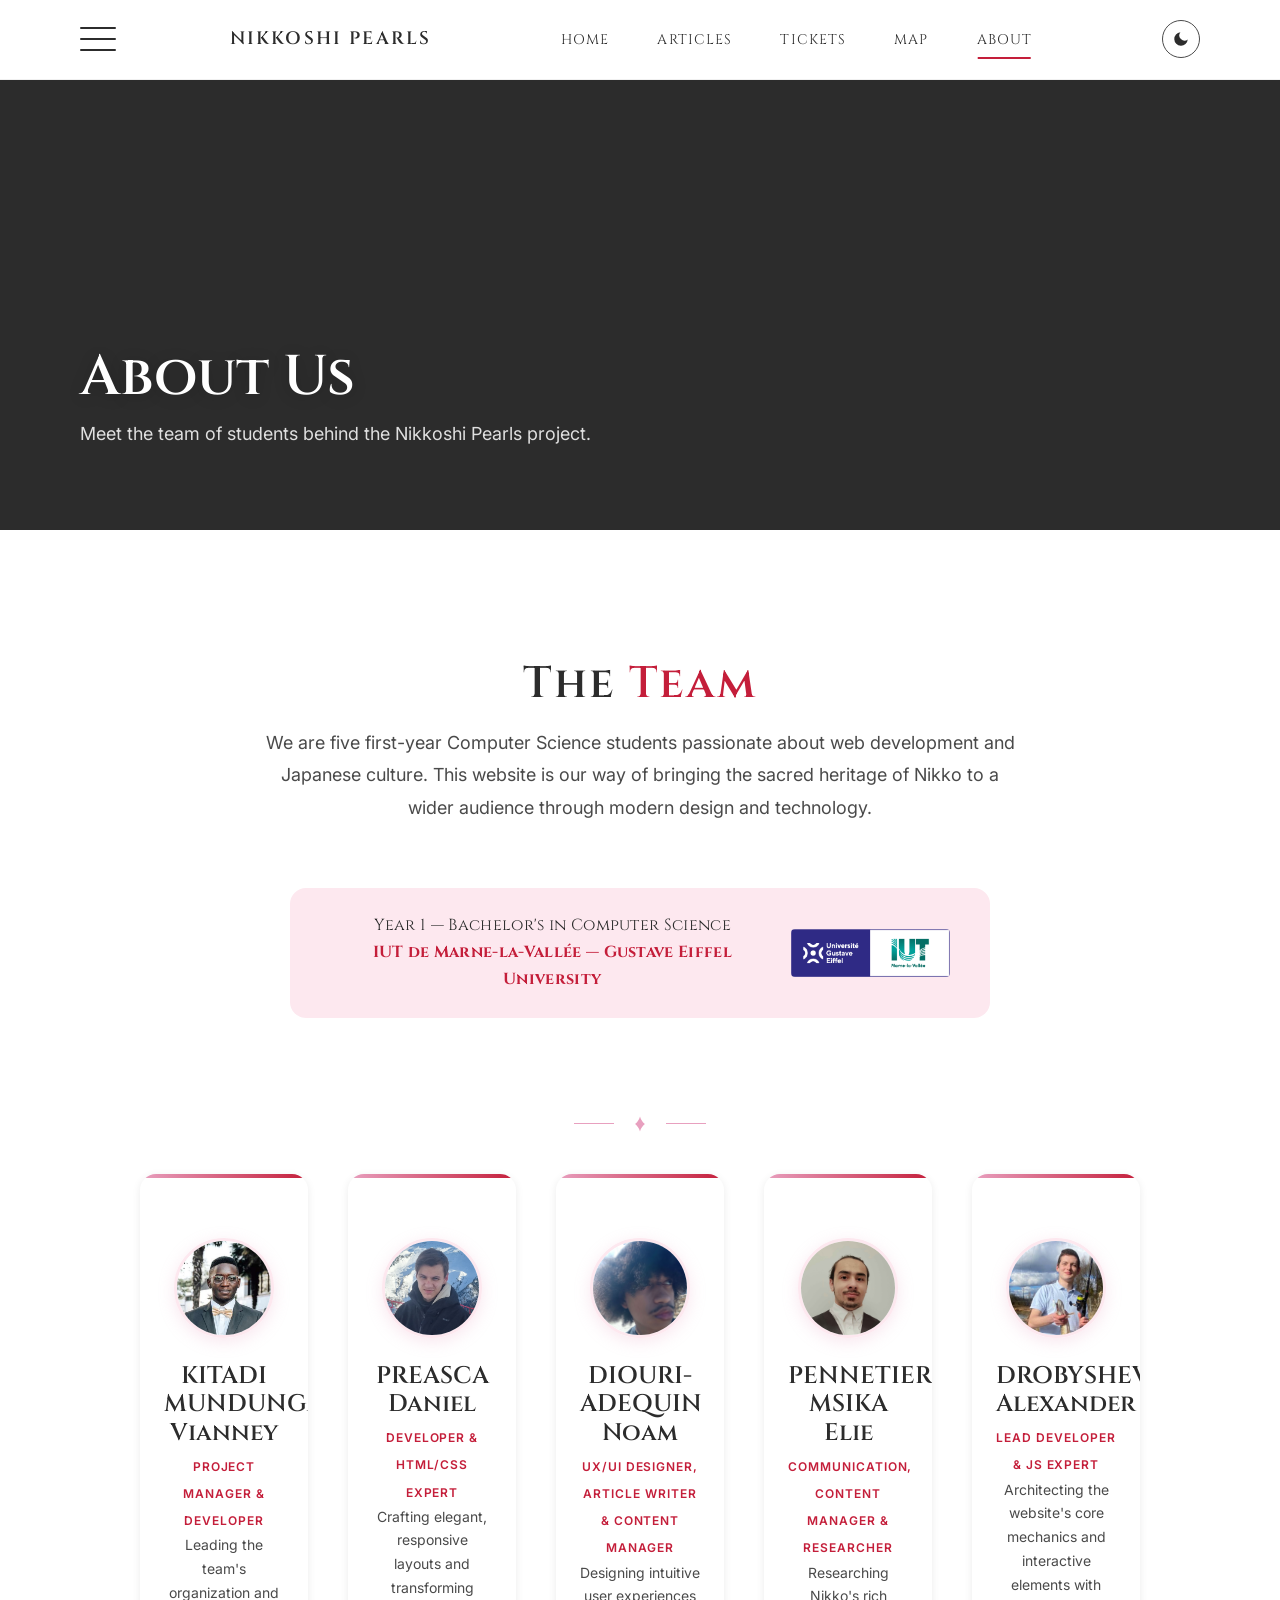
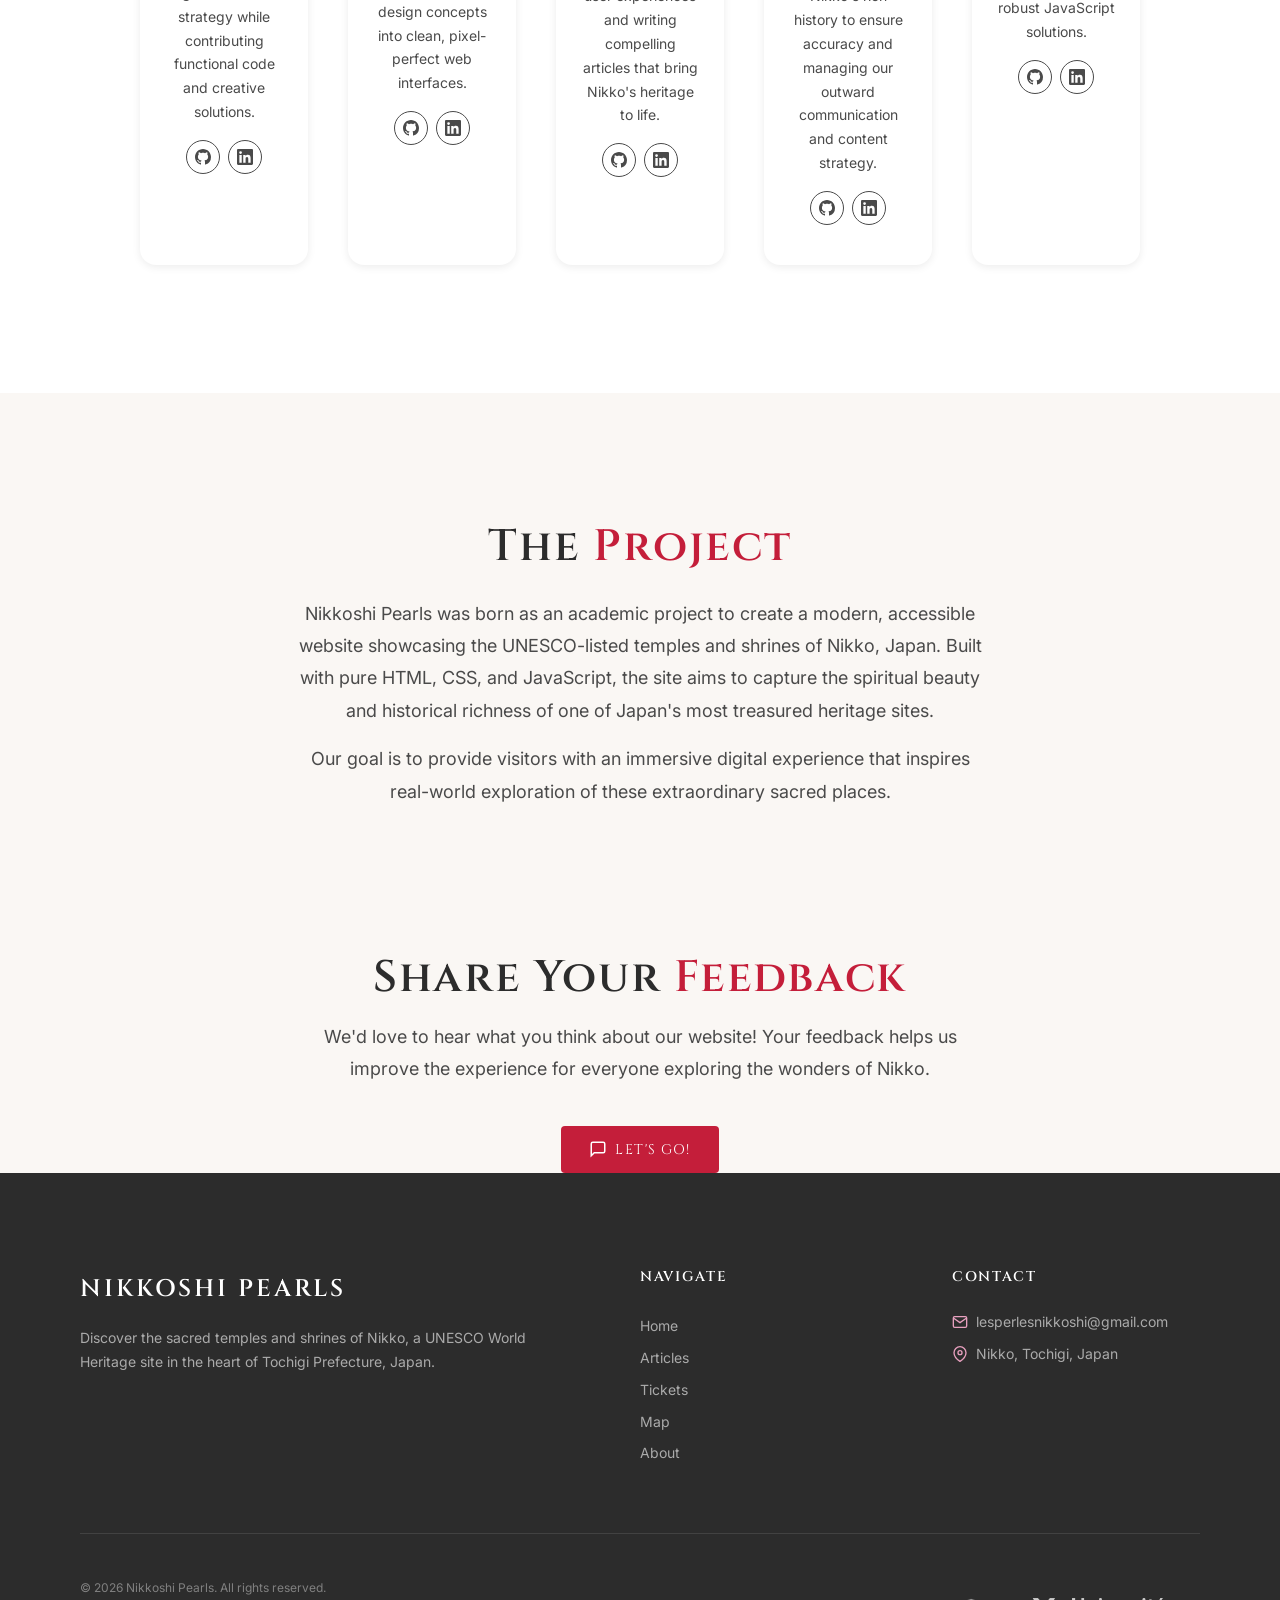
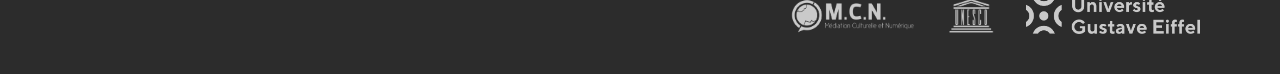
<file: about.html>
<!DOCTYPE html>
<!-- Nikkoshi Pearls | About Us -->
<html lang="en">

<head>
    <meta charset="UTF-8">
    <meta name="viewport" content="width=device-width, initial-scale=1.0">
    <meta name="description"
        content="Meet the team behind Nikkoshi Pearls — five Computer Science students from Gustave Eiffel University bringing Nikko's heritage online.">
    <link rel="preconnect" href="https://fonts.googleapis.com">
    <link rel="preconnect" href="https://fonts.gstatic.com" crossorigin>
    <link
        href="https://fonts.googleapis.com/css2?family=Cinzel:wght@400;500;600;700&family=Inter:wght@300;400;500;600&display=swap"
        rel="stylesheet">
    <link rel="stylesheet" type="text/css" href="ressources/static/css/base.css">
    <link rel="stylesheet" type="text/css" href="ressources/static/css/about.css">
    <title>About Us — Nikkoshi Pearls</title>
    <link rel="icon" type="image/png" href="ressources/static/img/logo.png">
</head>

<body>
    <!-- HEADER -->
    <header class="site-header" id="site-header">
        <div class="header-inner">
            <button class="burger-btn" id="burger-btn" aria-label="Toggle menu">
                <span></span><span></span><span></span>
            </button>
            <a href="index.html" class="site-logo">
                <span class="site-logo-text">Nikkoshi Pearls</span>
            </a>
            <nav class="header-nav">
                <a href="index.html">Home</a>
                <a href="articles.html">Articles</a>
                <a href="tickets.html">Tickets</a>
                <a href="map.html">Map</a>
                <a href="about.html" class="active">About</a>
            </nav>

            <button class="theme-toggle" data-theme-toggler aria-label="Toggle dark mode">
                <svg class="icon-moon" viewBox="0 0 24 24">
                    <path d="M21 12.79A9 9 0 1111.21 3 7 7 0 0021 12.79z" />
                </svg>
                <svg class="icon-sun" viewBox="0 0 24 24">
                    <circle cx="12" cy="12" r="5" />
                    <line x1="12" y1="1" x2="12" y2="3" stroke="currentColor" stroke-width="2" stroke-linecap="round" />
                    <line x1="12" y1="21" x2="12" y2="23" stroke="currentColor" stroke-width="2"
                        stroke-linecap="round" />
                    <line x1="4.22" y1="4.22" x2="5.64" y2="5.64" stroke="currentColor" stroke-width="2"
                        stroke-linecap="round" />
                    <line x1="18.36" y1="18.36" x2="19.78" y2="19.78" stroke="currentColor" stroke-width="2"
                        stroke-linecap="round" />
                    <line x1="1" y1="12" x2="3" y2="12" stroke="currentColor" stroke-width="2" stroke-linecap="round" />
                    <line x1="21" y1="12" x2="23" y2="12" stroke="currentColor" stroke-width="2"
                        stroke-linecap="round" />
                    <line x1="4.22" y1="19.78" x2="5.64" y2="18.36" stroke="currentColor" stroke-width="2"
                        stroke-linecap="round" />
                    <line x1="18.36" y1="5.64" x2="19.78" y2="4.22" stroke="currentColor" stroke-width="2"
                        stroke-linecap="round" />
                </svg>
            </button>
        </div>
    </header>

    <!-- DROPDOWN MENU -->
    <div class="overlay-scrim" id="overlay-scrim"></div>
    <div class="overlay-menu" id="overlay-menu">
        <nav class="overlay-nav">
            <a href="index.html">Home</a>
            <a href="articles.html">Articles</a>
            <a href="tickets.html">Tickets</a>
            <a href="map.html">Map</a>
            <a href="about.html">About</a>
            <div class="overlay-divider"></div>
            <a href="temple.html?id=toshogu">Nikko Tosho-gu</a>
            <a href="temple.html?id=rinnoji">Rinno-ji Temple</a>
            <a href="temple.html?id=futarasan">Futarasan Shrine</a>
        </nav>
        <div class="overlay-divider"></div>
        <div class="overlay-map-preview">
            <iframe
                src="https://www.google.com/maps/embed?pb=!1m18!1m12!1m3!1d3199.9!2d139.5988!3d36.7580!2m3!1f0!2f0!3f0!3m2!1i1024!2i768!4f13.1!3m3!1m2!1s0x601fa5d9a5c5f6d1%3A0xa7e7e3b7c7e2f44d!2sNikk%C5%8D%20Shrine%20Temples%20Cultural%20Property!5e0!3m2!1sen!2sjp"
                allowfullscreen="" loading="lazy" title="Nikko Temples Map"></iframe>
        </div>
    </div>

    <!-- PAGE HERO -->
    <section class="page-hero about-hero">
        <div class="page-hero-content">
            <h1>About Us</h1>
            <p>Meet the team of students behind the Nikkoshi Pearls project.</p>
        </div>
    </section>

    <main>
        <!-- ABOUT INTRO -->
        <section class="section-padding">
            <div class="container">
                <div class="about-intro reveal">
                    <h2>The <span class="text-accent">Team</span></h2>
                    <p>We are five first-year Computer Science students passionate about web development and Japanese
                        culture. This website is our way of bringing the sacred heritage of Nikko to a wider audience
                        through modern design and technology.</p>
                </div>

                <!-- UNIVERSITY BADGE -->
                <div class="university-badge reveal">
                    <p>Year 1 — Bachelor's in Computer Science<br><strong>IUT de Marne-la-Vallée — Gustave Eiffel
                            University</strong></p>
                    <img src="ressources/static/img/IUT_mlv_icon.png"
                        alt="IUT de Marne-la-Vallée — Université Gustave Eiffel" class="university-badge-icon">
                </div>

                <div class="section-divider">
                    <svg viewBox="0 0 24 24">
                        <path d="M12 3c-1.5 6-6 9-6 9s4.5 3 6 9c1.5-6 6-9 6-9s-4.5-3-6-9z" />
                    </svg>
                </div>

                <!-- TEAM GRID -->
                <div class="team-grid">
                    <div class="team-card reveal delay-1">
                        <div class="team-card-avatar">
                            <img src="ressources/static/img/KITADI_MUNDUNGA_Vianney_Photo.jpg"
                                alt="Vianney KITADI MUNDUNGA">
                        </div>
                        <h3 class="team-card-name">KITADI MUNDUNGA Vianney</h3>
                        <span class="team-card-role">Project Manager & Developer</span>
                        <p>Leading the team's organization and strategy while contributing functional code and creative solutions.</p>
                        <div class="team-card-socials">
                            <a href="https://github.com/v-kmx" target="_blank" aria-label="GitHub"><svg
                                    viewBox="0 0 24 24">
                                    <path
                                        d="M12 0C5.37 0 0 5.37 0 12c0 5.31 3.435 9.795 8.205 11.385.6.105.825-.255.825-.57 0-.285-.015-1.23-.015-2.235-3.015.555-3.795-.735-4.035-1.41-.135-.345-.72-1.41-1.23-1.695-.42-.225-1.02-.78-.015-.795.945-.015 1.62.87 1.845 1.23 1.08 1.815 2.805 1.305 3.495.99.105-.78.42-1.305.765-1.605-2.67-.3-5.46-1.335-5.46-5.925 0-1.305.465-2.385 1.23-3.225-.12-.3-.54-1.53.12-3.18 0 0 1.005-.315 3.3 1.23.96-.27 1.98-.405 3-.405s2.04.135 3 .405c2.295-1.56 3.3-1.23 3.3-1.23.66 1.65.24 2.88.12 3.18.765.84 1.23 1.905 1.23 3.225 0 4.605-2.805 5.625-5.475 5.925.435.375.81 1.095.81 2.22 0 1.605-.015 2.895-.015 3.3 0 .315.225.69.825.57A12.02 12.02 0 0024 12c0-6.63-5.37-12-12-12z" />
                                </svg></a>
                            <a href="https://www.linkedin.com/in/vianney-kitadi-mundunga/" target="_blank"
                                aria-label="LinkedIn"><svg viewBox="0 0 24 24">
                                    <path
                                        d="M20.447 20.452h-3.554v-5.569c0-1.328-.027-3.037-1.852-3.037-1.853 0-2.136 1.445-2.136 2.939v5.667H9.351V9h3.414v1.561h.046c.477-.9 1.637-1.85 3.37-1.85 3.601 0 4.267 2.37 4.267 5.455v6.286zM5.337 7.433a2.062 2.062 0 01-2.063-2.065 2.064 2.064 0 112.063 2.065zm1.782 13.019H3.555V9h3.564v11.452zM22.225 0H1.771C.792 0 0 .774 0 1.729v20.542C0 23.227.792 24 1.771 24h20.451C23.2 24 24 23.227 24 22.271V1.729C24 .774 23.2 0 22.222 0h.003z" />
                                </svg></a>
                        </div>
                    </div>

                    <div class="team-card reveal delay-2">
                        <div class="team-card-avatar">
                            <img src="ressources/static/img/PREASCA_Daniel_Photo.png" alt="Daniel PREASCA">
                        </div>
                        <h3 class="team-card-name">PREASCA Daniel</h3>
                        <span class="team-card-role">Developer & HTML/CSS Expert</span>
                        <p>Crafting elegant, responsive layouts and transforming design concepts into clean, pixel-perfect web interfaces.</p>
                        <div class="team-card-socials">
                            <a href="https://github.com/sorakou4" target="_blank" aria-label="GitHub"><svg
                                    viewBox="0 0 24 24">
                                    <path
                                        d="M12 0C5.37 0 0 5.37 0 12c0 5.31 3.435 9.795 8.205 11.385.6.105.825-.255.825-.57 0-.285-.015-1.23-.015-2.235-3.015.555-3.795-.735-4.035-1.41-.135-.345-.72-1.41-1.23-1.695-.42-.225-1.02-.78-.015-.795.945-.015 1.62.87 1.845 1.23 1.08 1.815 2.805 1.305 3.495.99.105-.78.42-1.305.765-1.605-2.67-.3-5.46-1.335-5.46-5.925 0-1.305.465-2.385 1.23-3.225-.12-.3-.54-1.53.12-3.18 0 0 1.005-.315 3.3 1.23.96-.27 1.98-.405 3-.405s2.04.135 3 .405c2.295-1.56 3.3-1.23 3.3-1.23.66 1.65.24 2.88.12 3.18.765.84 1.23 1.905 1.23 3.225 0 4.605-2.805 5.625-5.475 5.925.435.375.81 1.095.81 2.22 0 1.605-.015 2.895-.015 3.3 0 .315.225.69.825.57A12.02 12.02 0 0024 12c0-6.63-5.37-12-12-12z" />
                                </svg></a>
                            <a href="https://www.linkedin.com/in/daniel-preasca/" target="_blank"
                                aria-label="LinkedIn"><svg viewBox="0 0 24 24">
                                    <path
                                        d="M20.447 20.452h-3.554v-5.569c0-1.328-.027-3.037-1.852-3.037-1.853 0-2.136 1.445-2.136 2.939v5.667H9.351V9h3.414v1.561h.046c.477-.9 1.637-1.85 3.37-1.85 3.601 0 4.267 2.37 4.267 5.455v6.286zM5.337 7.433a2.062 2.062 0 01-2.063-2.065 2.064 2.064 0 112.063 2.065zm1.782 13.019H3.555V9h3.564v11.452zM22.225 0H1.771C.792 0 0 .774 0 1.729v20.542C0 23.227.792 24 1.771 24h20.451C23.2 24 24 23.227 24 22.271V1.729C24 .774 23.2 0 22.222 0h.003z" />
                                </svg></a>
                        </div>
                    </div>

                    <div class="team-card reveal delay-3">
                        <div class="team-card-avatar">
                            <img src="ressources/static/img/DIOURI-ADEQUIN_Noam_Photo.jpg" alt="Noam DIOURI-ADEQUIN">
                        </div>
                        <h3 class="team-card-name">DIOURI-ADEQUIN Noam</h3>
                        <span class="team-card-role">UX/UI Designer, Article Writer & Content Manager</span>
                        <p>Designing intuitive user experiences and writing compelling articles that bring Nikko's heritage to life.</p>
                        <div class="team-card-socials">
                            <a href="https://github.com/noamdriaqn-commits" target="_blank" aria-label="GitHub"><svg
                                    viewBox="0 0 24 24">
                                    <path
                                        d="M12 0C5.37 0 0 5.37 0 12c0 5.31 3.435 9.795 8.205 11.385.6.105.825-.255.825-.57 0-.285-.015-1.23-.015-2.235-3.015.555-3.795-.735-4.035-1.41-.135-.345-.72-1.41-1.23-1.695-.42-.225-1.02-.78-.015-.795.945-.015 1.62.87 1.845 1.23 1.08 1.815 2.805 1.305 3.495.99.105-.78.42-1.305.765-1.605-2.67-.3-5.46-1.335-5.46-5.925 0-1.305.465-2.385 1.23-3.225-.12-.3-.54-1.53.12-3.18 0 0 1.005-.315 3.3 1.23.96-.27 1.98-.405 3-.405s2.04.135 3 .405c2.295-1.56 3.3-1.23 3.3-1.23.66 1.65.24 2.88.12 3.18.765.84 1.23 1.905 1.23 3.225 0 4.605-2.805 5.625-5.475 5.925.435.375.81 1.095.81 2.22 0 1.605-.015 2.895-.015 3.3 0 .315.225.69.825.57A12.02 12.02 0 0024 12c0-6.63-5.37-12-12-12z" />
                                </svg></a>
                            <a href="https://www.linkedin.com/in/noam-diouri-adequin/" target="_blank"
                                aria-label="LinkedIn"><svg viewBox="0 0 24 24">
                                    <path
                                        d="M20.447 20.452h-3.554v-5.569c0-1.328-.027-3.037-1.852-3.037-1.853 0-2.136 1.445-2.136 2.939v5.667H9.351V9h3.414v1.561h.046c.477-.9 1.637-1.85 3.37-1.85 3.601 0 4.267 2.37 4.267 5.455v6.286zM5.337 7.433a2.062 2.062 0 01-2.063-2.065 2.064 2.064 0 112.063 2.065zm1.782 13.019H3.555V9h3.564v11.452zM22.225 0H1.771C.792 0 0 .774 0 1.729v20.542C0 23.227.792 24 1.771 24h20.451C23.2 24 24 23.227 24 22.271V1.729C24 .774 23.2 0 22.222 0h.003z" />
                                </svg></a>
                        </div>
                    </div>

                    <div class="team-card reveal delay-4">
                        <div class="team-card-avatar">
                            <img src="ressources/static/img/PENNETIER-MSIKA_Elie_Photo.jpg" alt="Elie PENNETIER-MSIKA">
                        </div>
                        <h3 class="team-card-name">PENNETIER-MSIKA Elie</h3>
                        <span class="team-card-role">Communication, Content Manager & Researcher</span>
                        <p>Researching Nikko's rich history to ensure accuracy and managing our outward communication and content strategy.</p>
                        <div class="team-card-socials">
                            <a href="https://github.com/eliepennetiermsika-bit" target="_blank" aria-label="GitHub"><svg
                                    viewBox="0 0 24 24">
                                    <path
                                        d="M12 0C5.37 0 0 5.37 0 12c0 5.31 3.435 9.795 8.205 11.385.6.105.825-.255.825-.57 0-.285-.015-1.23-.015-2.235-3.015.555-3.795-.735-4.035-1.41-.135-.345-.72-1.41-1.23-1.695-.42-.225-1.02-.78-.015-.795.945-.015 1.62.87 1.845 1.23 1.08 1.815 2.805 1.305 3.495.99.105-.78.42-1.305.765-1.605-2.67-.3-5.46-1.335-5.46-5.925 0-1.305.465-2.385 1.23-3.225-.12-.3-.54-1.53.12-3.18 0 0 1.005-.315 3.3 1.23.96-.27 1.98-.405 3-.405s2.04.135 3 .405c2.295-1.56 3.3-1.23 3.3-1.23.66 1.65.24 2.88.12 3.18.765.84 1.23 1.905 1.23 3.225 0 4.605-2.805 5.625-5.475 5.925.435.375.81 1.095.81 2.22 0 1.605-.015 2.895-.015 3.3 0 .315.225.69.825.57A12.02 12.02 0 0024 12c0-6.63-5.37-12-12-12z" />
                                </svg></a>
                            <a href="https://www.linkedin.com/in/eliepennetiermsika/" target="_blank"
                                aria-label="LinkedIn"><svg viewBox="0 0 24 24">
                                    <path
                                        d="M20.447 20.452h-3.554v-5.569c0-1.328-.027-3.037-1.852-3.037-1.853 0-2.136 1.445-2.136 2.939v5.667H9.351V9h3.414v1.561h.046c.477-.9 1.637-1.85 3.37-1.85 3.601 0 4.267 2.37 4.267 5.455v6.286zM5.337 7.433a2.062 2.062 0 01-2.063-2.065 2.064 2.064 0 112.063 2.065zm1.782 13.019H3.555V9h3.564v11.452zM22.225 0H1.771C.792 0 0 .774 0 1.729v20.542C0 23.227.792 24 1.771 24h20.451C23.2 24 24 23.227 24 22.271V1.729C24 .774 23.2 0 22.222 0h.003z" />
                                </svg></a>
                        </div>
                    </div>

                    <div class="team-card reveal delay-1">
                        <div class="team-card-avatar">
                            <img src="ressources/static/img/DROBYSHEVSKI_Alexander_Photo.jpg"
                                alt="Alexander DROBYSHEVSKI">
                        </div>
                        <h3 class="team-card-name">DROBYSHEVSKI Alexander</h3>
                        <span class="team-card-role">Lead Developer & JS Expert</span>
                        <p>Architecting the website's core mechanics and interactive elements with robust JavaScript solutions.</p>
                        <div class="team-card-socials">
                            <a href="https://github.com/Drobysz" target="_blank" aria-label="GitHub"><svg
                                    viewBox="0 0 24 24">
                                    <path
                                        d="M12 0C5.37 0 0 5.37 0 12c0 5.31 3.435 9.795 8.205 11.385.6.105.825-.255.825-.57 0-.285-.015-1.23-.015-2.235-3.015.555-3.795-.735-4.035-1.41-.135-.345-.72-1.41-1.23-1.695-.42-.225-1.02-.78-.015-.795.945-.015 1.62.87 1.845 1.23 1.08 1.815 2.805 1.305 3.495.99.105-.78.42-1.305.765-1.605-2.67-.3-5.46-1.335-5.46-5.925 0-1.305.465-2.385 1.23-3.225-.12-.3-.54-1.53.12-3.18 0 0 1.005-.315 3.3 1.23.96-.27 1.98-.405 3-.405s2.04.135 3 .405c2.295-1.56 3.3-1.23 3.3-1.23.66 1.65.24 2.88.12 3.18.765.84 1.23 1.905 1.23 3.225 0 4.605-2.805 5.625-5.475 5.925.435.375.81 1.095.81 2.22 0 1.605-.015 2.895-.015 3.3 0 .315.225.69.825.57A12.02 12.02 0 0024 12c0-6.63-5.37-12-12-12z" />
                                </svg></a>
                            <a href="https://www.linkedin.com/in/alex-drobysz/" target="_blank"
                                aria-label="LinkedIn"><svg viewBox="0 0 24 24">
                                    <path
                                        d="M20.447 20.452h-3.554v-5.569c0-1.328-.027-3.037-1.852-3.037-1.853 0-2.136 1.445-2.136 2.939v5.667H9.351V9h3.414v1.561h.046c.477-.9 1.637-1.85 3.37-1.85 3.601 0 4.267 2.37 4.267 5.455v6.286zM5.337 7.433a2.062 2.062 0 01-2.063-2.065 2.064 2.064 0 112.063 2.065zm1.782 13.019H3.555V9h3.564v11.452zM22.225 0H1.771C.792 0 0 .774 0 1.729v20.542C0 23.227.792 24 1.771 24h20.451C23.2 24 24 23.227 24 22.271V1.729C24 .774 23.2 0 22.222 0h.003z" />
                                </svg></a>
                        </div>
                    </div>
                </div>
            </div>
        </section>

        <!-- PROJECT SECTION -->
        <section class="project-section section-padding">
            <div class="container">
                <div class="project-content reveal">
                    <h2>The <span class="text-accent">Project</span></h2>
                    <p>Nikkoshi Pearls was born as an academic project to create a modern, accessible website showcasing
                        the UNESCO-listed temples and shrines of Nikko, Japan. Built with pure HTML, CSS, and
                        JavaScript, the site aims to capture the spiritual beauty and historical richness of one of
                        Japan's most treasured heritage sites.</p>
                    <p>Our goal is to provide visitors with an immersive digital experience that inspires real-world
                        exploration of these extraordinary sacred places.</p>
                </div>
            </div>
        </section>

        <!-- FEEDBACK -->
        <section class="feedback-section section" id="feedback">
            <div class="container">
                <div class="feedback-content">
                    <h2>Share Your <span class="text-accent">Feedback</span></h2>
                    <p>We'd love to hear what you think about our website! Your feedback helps us improve the experience
                        for everyone exploring the wonders of Nikko.</p>
                    <a href="https://forms.gle/BY82bPSBqg5a51ur7" target="_blank" class="btn btn-primary">
                        <svg viewBox="0 0 24 24">
                            <path d="M21 15a2 2 0 0 1-2 2H7l-4 4V5a2 2 0 0 1 2-2h14a2 2 0 0 1 2 2z" />
                        </svg>
                        Let's go!
                    </a>
                </div>
            </div>
        </section>
    </main>

    <!-- FOOTER -->
    <footer class="site-footer">
        <div class="container">
            <div class="footer-grid">
                <div class="footer-brand">
                    <span class="site-logo-text">Nikkoshi Pearls</span>
                    <p>Discover the sacred temples and shrines of Nikko, a UNESCO World Heritage site in the heart of
                        Tochigi Prefecture, Japan.</p>
                </div>
                <div>
                    <h4 class="footer-heading">Navigate</h4>
                    <div class="footer-links">
                        <a href="index.html">Home</a>
                        <a href="articles.html">Articles</a>
                        <a href="tickets.html">Tickets</a>
                        <a href="map.html">Map</a>
                        <a href="about.html">About</a>
                    </div>
                </div>
                <div>
                    <h4 class="footer-heading">Contact</h4>
                    <div class="footer-contact-item">
                        <svg viewBox="0 0 24 24">
                            <path d="M4 4h16c1.1 0 2 .9 2 2v12c0 1.1-.9 2-2 2H4c-1.1 0-2-.9-2-2V6c0-1.1.9-2 2-2z" />
                            <polyline points="22,6 12,13 2,6" />
                        </svg>
                        <a href="mailto:lesperlesnikkoshi@gmail.com" style="color: inherit;">lesperlesnikkoshi@gmail.com</a>
                    </div>
                    <div class="footer-contact-item">
                        <svg viewBox="0 0 24 24">
                            <path d="M21 10c0 7-9 13-9 13s-9-6-9-13a9 9 0 0 1 18 0z" />
                            <circle cx="12" cy="10" r="3" />
                        </svg>
                        <a href="https://www.google.com/maps/place/Nikko,+Tochigi,+Japan" target="_blank"
                            style="color: inherit;">Nikko, Tochigi, Japan</a>
                    </div>
                </div>
            </div>
            <div class="footer-bottom">
                <p>&copy; 2026 Nikkoshi Pearls. All rights reserved.</p>
                <div class="footer-partners">
                    <span aria-label="MCN"><img src="ressources/static/img/logo_MCN_original.png"
                            alt="MCN — Médiation Culturelle Numérique"></span>
                    <a href="https://whc.unesco.org/en/list/913/" target="_blank" aria-label="UNESCO"><img
                            src="ressources/static/img/logo-unesco.png" alt="UNESCO World Heritage"></a>
                    <a href="https://www.univ-gustave-eiffel.fr/" target="_blank"
                        aria-label="Université Gustave Eiffel"><img
                            src="ressources/static/img/Logo_Université_Gustave_Eiffel_2020.png"
                            alt="Université Gustave Eiffel"></a>
                </div>
            </div>
        </div>
    </footer>

    <script src="ressources/script/main.js"></script>
</body>

</html>
</file>
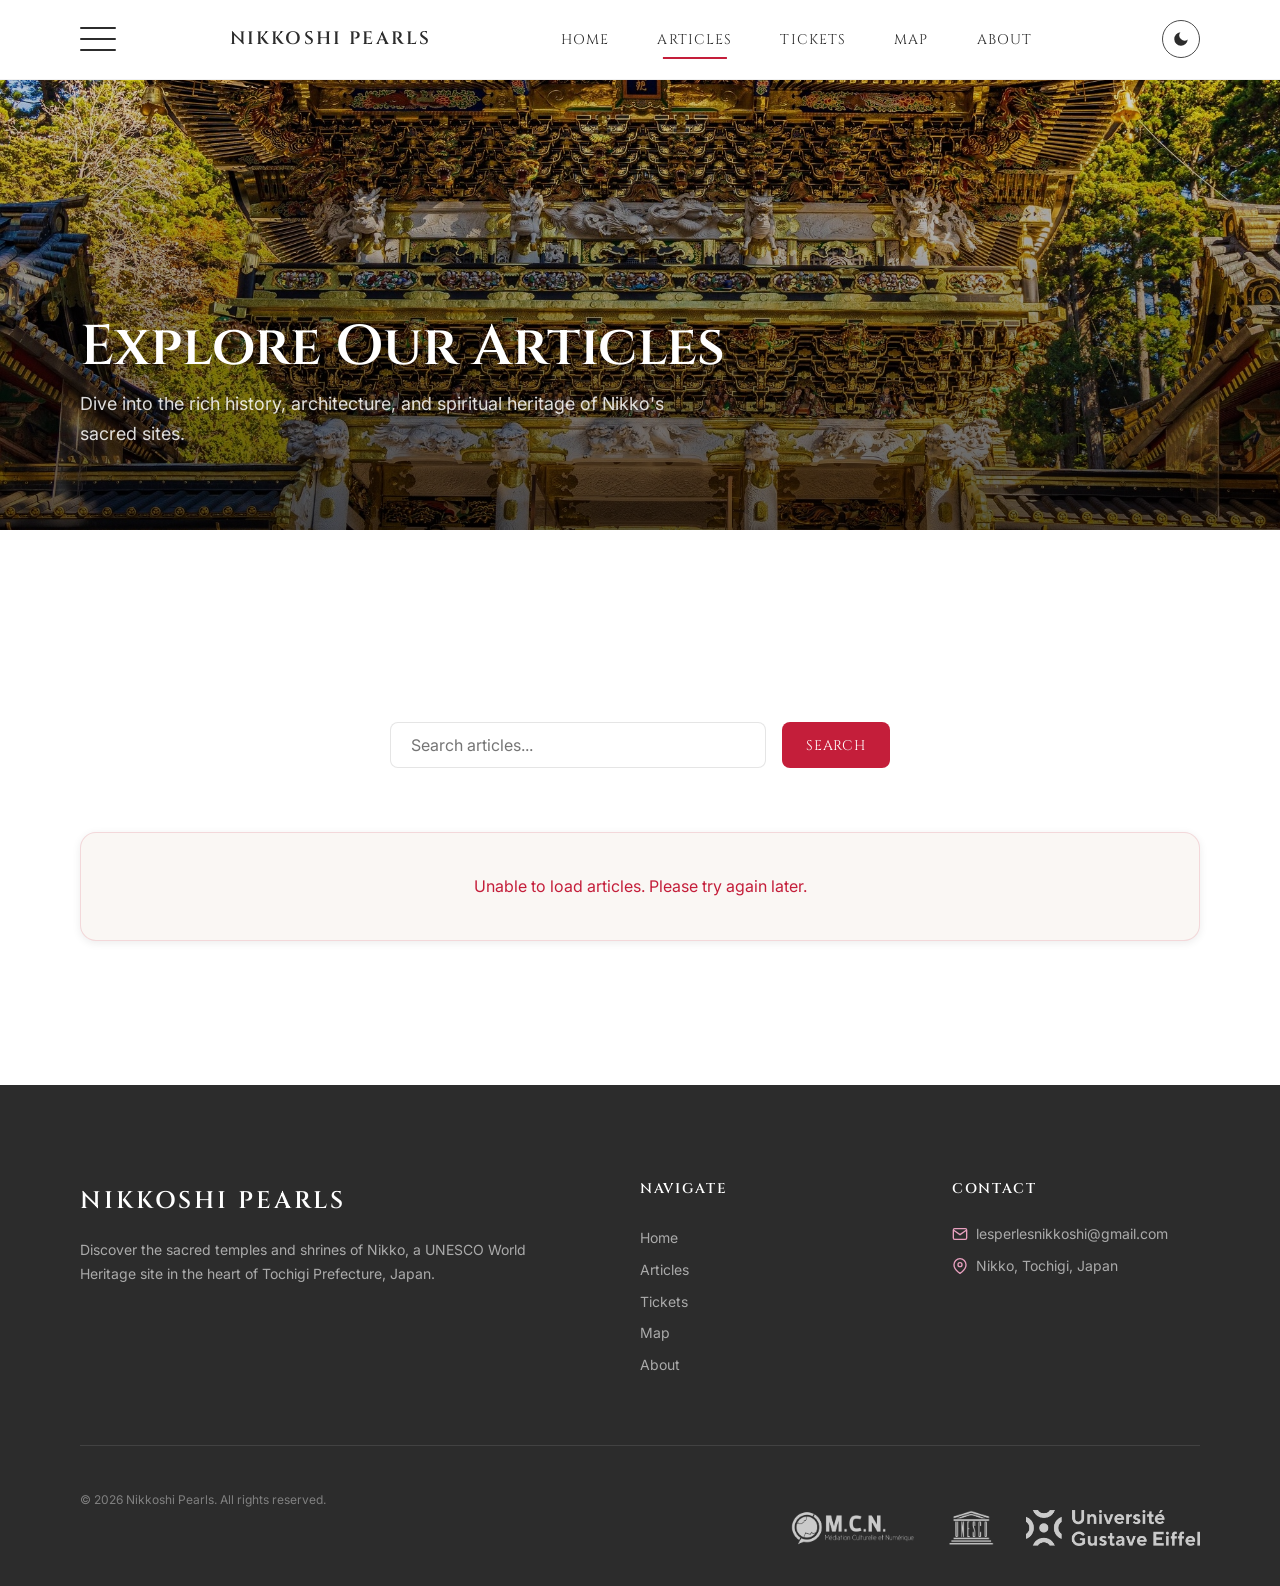
<file: articles.html>
<!DOCTYPE html>
<!-- Nikkoshi Pearls | Articles -->
<html lang="en">
<head>
    <meta charset="UTF-8">
    <meta name="viewport" content="width=device-width, initial-scale=1.0">
    <meta name="description" content="Explore articles about the sacred temples and shrines of Nikko — history, architecture, and spiritual heritage.">
    <link rel="preconnect" href="https://fonts.googleapis.com">
    <link rel="preconnect" href="https://fonts.gstatic.com" crossorigin>
    <link href="https://fonts.googleapis.com/css2?family=Cinzel:wght@400;500;600;700&family=Inter:wght@300;400;500;600&display=swap" rel="stylesheet">
    <link rel="stylesheet" type="text/css" href="ressources/static/css/base.css">
    <link rel="stylesheet" type="text/css" href="ressources/static/css/articles.css">
    <title>Articles & Guides — Nikkoshi Pearls</title>
    <link rel="icon" type="image/png" href="ressources/static/img/logo.png">
</head>
<body>
    <!-- HEADER -->
    <header class="site-header" id="site-header">
        <div class="header-inner">
            <button class="burger-btn" id="burger-btn" aria-label="Toggle menu">
                <span></span><span></span><span></span>
            </button>
            <a href="index.html" class="site-logo">
                <span class="site-logo-text">Nikkoshi Pearls</span>
            </a>
            <nav class="header-nav">
                <a href="index.html">Home</a>
                <a href="articles.html" class="active">Articles</a>
                <a href="tickets.html">Tickets</a>
                <a href="map.html">Map</a>
                <a href="about.html">About</a>
            </nav>

            <button class="theme-toggle" data-theme-toggler aria-label="Toggle dark mode">
                <svg class="icon-moon" viewBox="0 0 24 24"><path d="M21 12.79A9 9 0 1111.21 3 7 7 0 0021 12.79z"/></svg>
                <svg class="icon-sun" viewBox="0 0 24 24"><circle cx="12" cy="12" r="5"/><line x1="12" y1="1" x2="12" y2="3" stroke="currentColor" stroke-width="2" stroke-linecap="round"/><line x1="12" y1="21" x2="12" y2="23" stroke="currentColor" stroke-width="2" stroke-linecap="round"/><line x1="4.22" y1="4.22" x2="5.64" y2="5.64" stroke="currentColor" stroke-width="2" stroke-linecap="round"/><line x1="18.36" y1="18.36" x2="19.78" y2="19.78" stroke="currentColor" stroke-width="2" stroke-linecap="round"/><line x1="1" y1="12" x2="3" y2="12" stroke="currentColor" stroke-width="2" stroke-linecap="round"/><line x1="21" y1="12" x2="23" y2="12" stroke="currentColor" stroke-width="2" stroke-linecap="round"/><line x1="4.22" y1="19.78" x2="5.64" y2="18.36" stroke="currentColor" stroke-width="2" stroke-linecap="round"/><line x1="18.36" y1="5.64" x2="19.78" y2="4.22" stroke="currentColor" stroke-width="2" stroke-linecap="round"/></svg>
            </button>
        </div>
    </header>

    <!-- DROPDOWN MENU -->
    <div class="overlay-scrim" id="overlay-scrim"></div>
    <div class="overlay-menu" id="overlay-menu">
        <nav class="overlay-nav">
            <a href="index.html">Home</a>
            <a href="articles.html">Articles</a>
            <a href="tickets.html">Tickets</a>
            <a href="map.html">Map</a>
            <a href="about.html">About</a>
        </nav>
        <div class="overlay-divider"></div>
        <div class="overlay-map-preview">
            <iframe src="https://www.google.com/maps/embed?pb=!1m18!1m12!1m3!1d3199.9!2d139.5988!3d36.7580!2m3!1f0!2f0!3f0!3m2!1i1024!2i768!4f13.1!3m3!1m2!1s0x601fa5d9a5c5f6d1%3A0xa7e7e3b7c7e2f44d!2sNikk%C5%8D%20Shrine%20Temples%20Cultural%20Property!5e0!3m2!1sen!2sjp" allowfullscreen="" loading="lazy" title="Nikko Temples Map"></iframe>
        </div>
    </div>

    <!-- PAGE HERO -->
    <section class="page-hero">
        <img src="ressources/static/img/articles_page_banner.jpg" alt="Nikko temples view">
        <div class="page-hero-overlay"></div>
        <div class="page-hero-content">
            <h1>Explore Our Articles</h1>
            <p>Dive into the rich history, architecture, and spiritual heritage of Nikko's sacred sites.</p>
        </div>
    </section>

    <main class="section-padding">
        <div class="container">
            <!-- SEARCH BAR -->
            <div class="search-bar reveal">
                <input type="text" id="search-input" placeholder="Search articles..." aria-label="Search articles">
                <button type="button" id="search-btn">Search</button>
            </div>

            <!-- ARTICLES GRID -->
            <div class="articles-list-grid" id="articles-list">
                <p class="articles-state">Loading articles...</p>
            </div>
        </div>
    </main>

    <!-- FOOTER -->
    <footer class="site-footer">
        <div class="container">
            <div class="footer-grid">
                <div class="footer-brand">
                    <span class="site-logo-text">Nikkoshi Pearls</span>
                    <p>Discover the sacred temples and shrines of Nikko, a UNESCO World Heritage site in the heart of Tochigi Prefecture, Japan.</p>
                </div>
                <div>
                    <h4 class="footer-heading">Navigate</h4>
                    <div class="footer-links">
                        <a href="index.html">Home</a>
                        <a href="articles.html">Articles</a>
                        <a href="tickets.html">Tickets</a>
                        <a href="map.html">Map</a>
                        <a href="about.html">About</a>
                    </div>
                </div>
                <div>
                    <h4 class="footer-heading">Contact</h4>
                    <div class="footer-contact-item">
                        <svg viewBox="0 0 24 24"><path d="M4 4h16c1.1 0 2 .9 2 2v12c0 1.1-.9 2-2 2H4c-1.1 0-2-.9-2-2V6c0-1.1.9-2 2-2z"/><polyline points="22,6 12,13 2,6"/></svg>
                        <a href="mailto:lesperlesnikkoshi@gmail.com" style="color: inherit;">lesperlesnikkoshi@gmail.com</a>
                    </div>
                    <div class="footer-contact-item">
                        <svg viewBox="0 0 24 24"><path d="M21 10c0 7-9 13-9 13s-9-6-9-13a9 9 0 0 1 18 0z"/><circle cx="12" cy="10" r="3"/></svg>
                        <a href="https://www.google.com/maps/place/Nikko,+Tochigi,+Japan" target="_blank" style="color: inherit;">Nikko, Tochigi, Japan</a>
                    </div>
                </div>
            </div>
            <div class="footer-bottom">
                <p>&copy; 2026 Nikkoshi Pearls. All rights reserved.</p>
                <div class="footer-partners">
                    <span aria-label="MCN"><img src="ressources/static/img/logo_MCN_original.png" alt="MCN — Médiation Culturelle Numérique"></span>
                    <a href="https://whc.unesco.org/en/list/913/" target="_blank" aria-label="UNESCO"><img src="ressources/static/img/logo-unesco.png" alt="UNESCO World Heritage"></a>
                    <a href="https://www.univ-gustave-eiffel.fr/" target="_blank" aria-label="Université Gustave Eiffel"><img src="ressources/static/img/Logo_Université_Gustave_Eiffel_2020.png" alt="Université Gustave Eiffel"></a>
                </div>
            </div>
        </div>
    </footer>

    <script src="ressources/script/main.js"></script>
    <script src="ressources/script/api.js"></script>
    <script src="ressources/script/articles.js"></script>
</body>
</html>
</file>
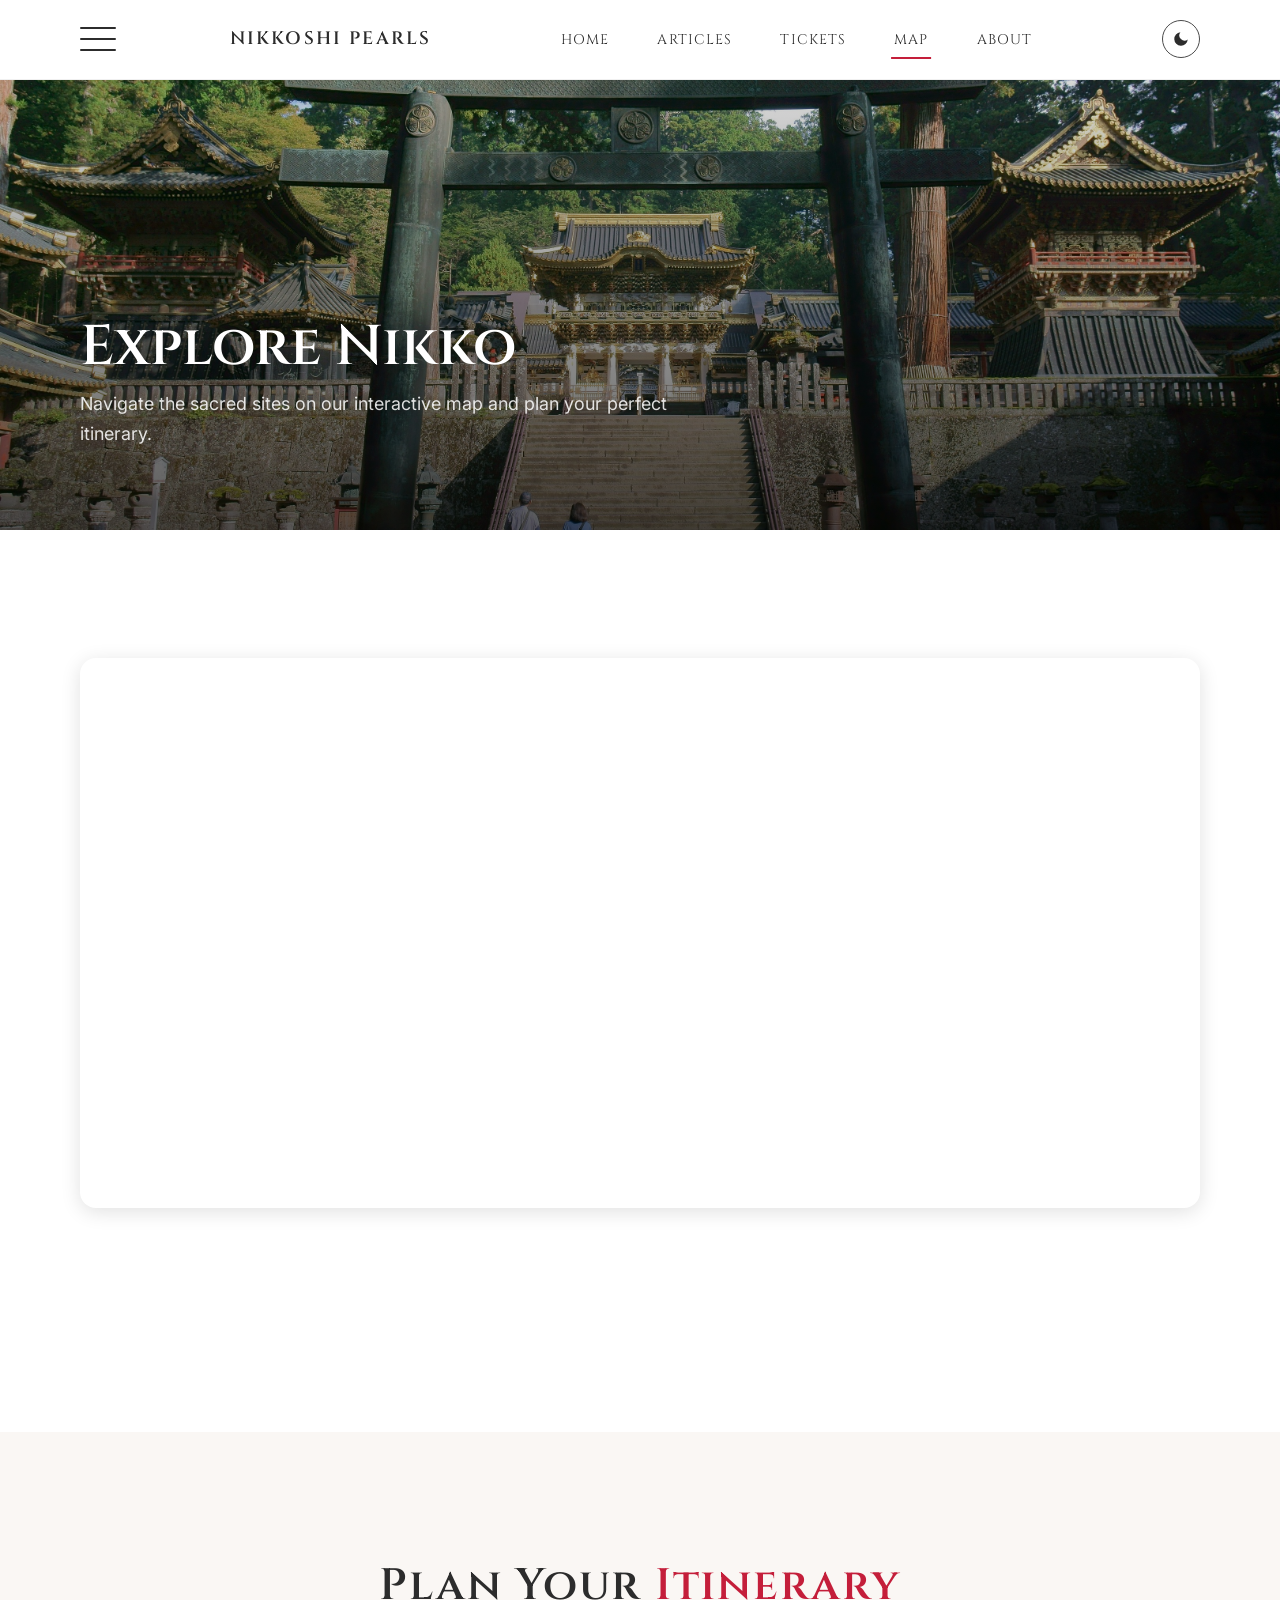
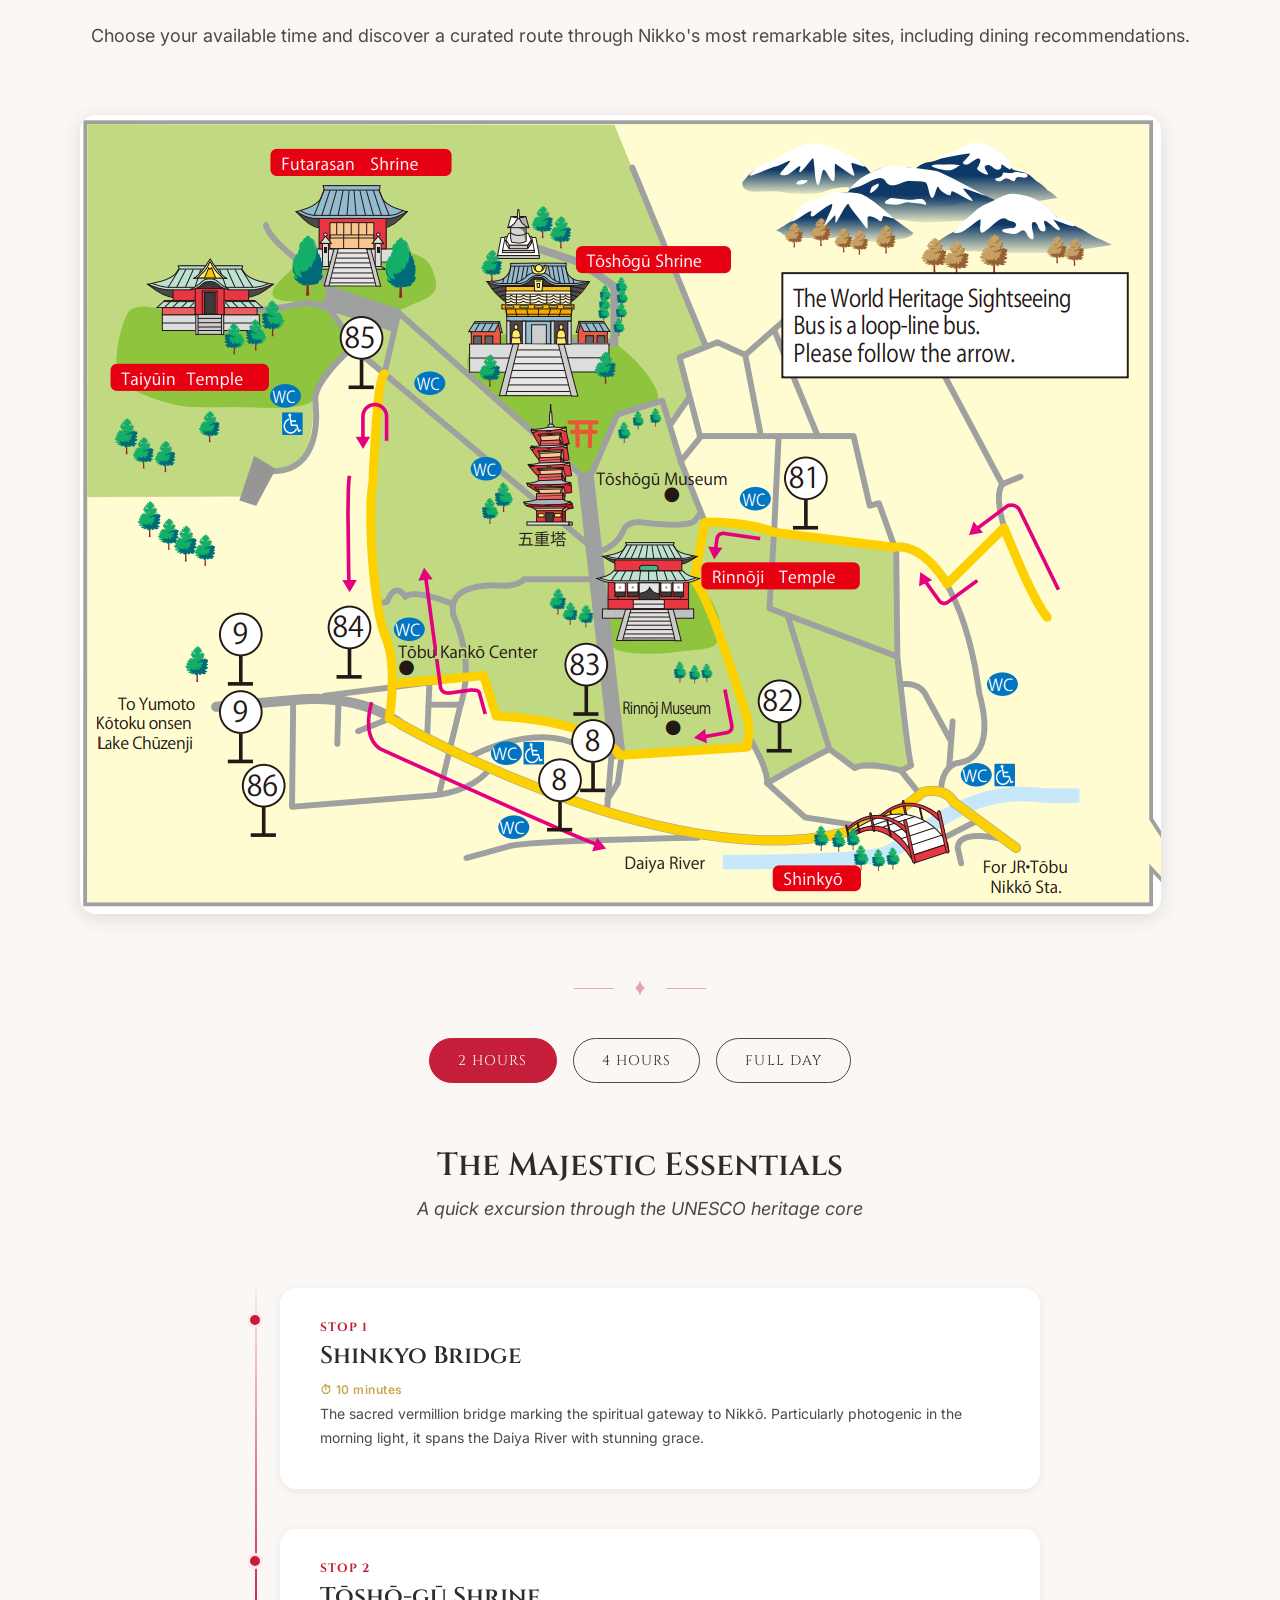
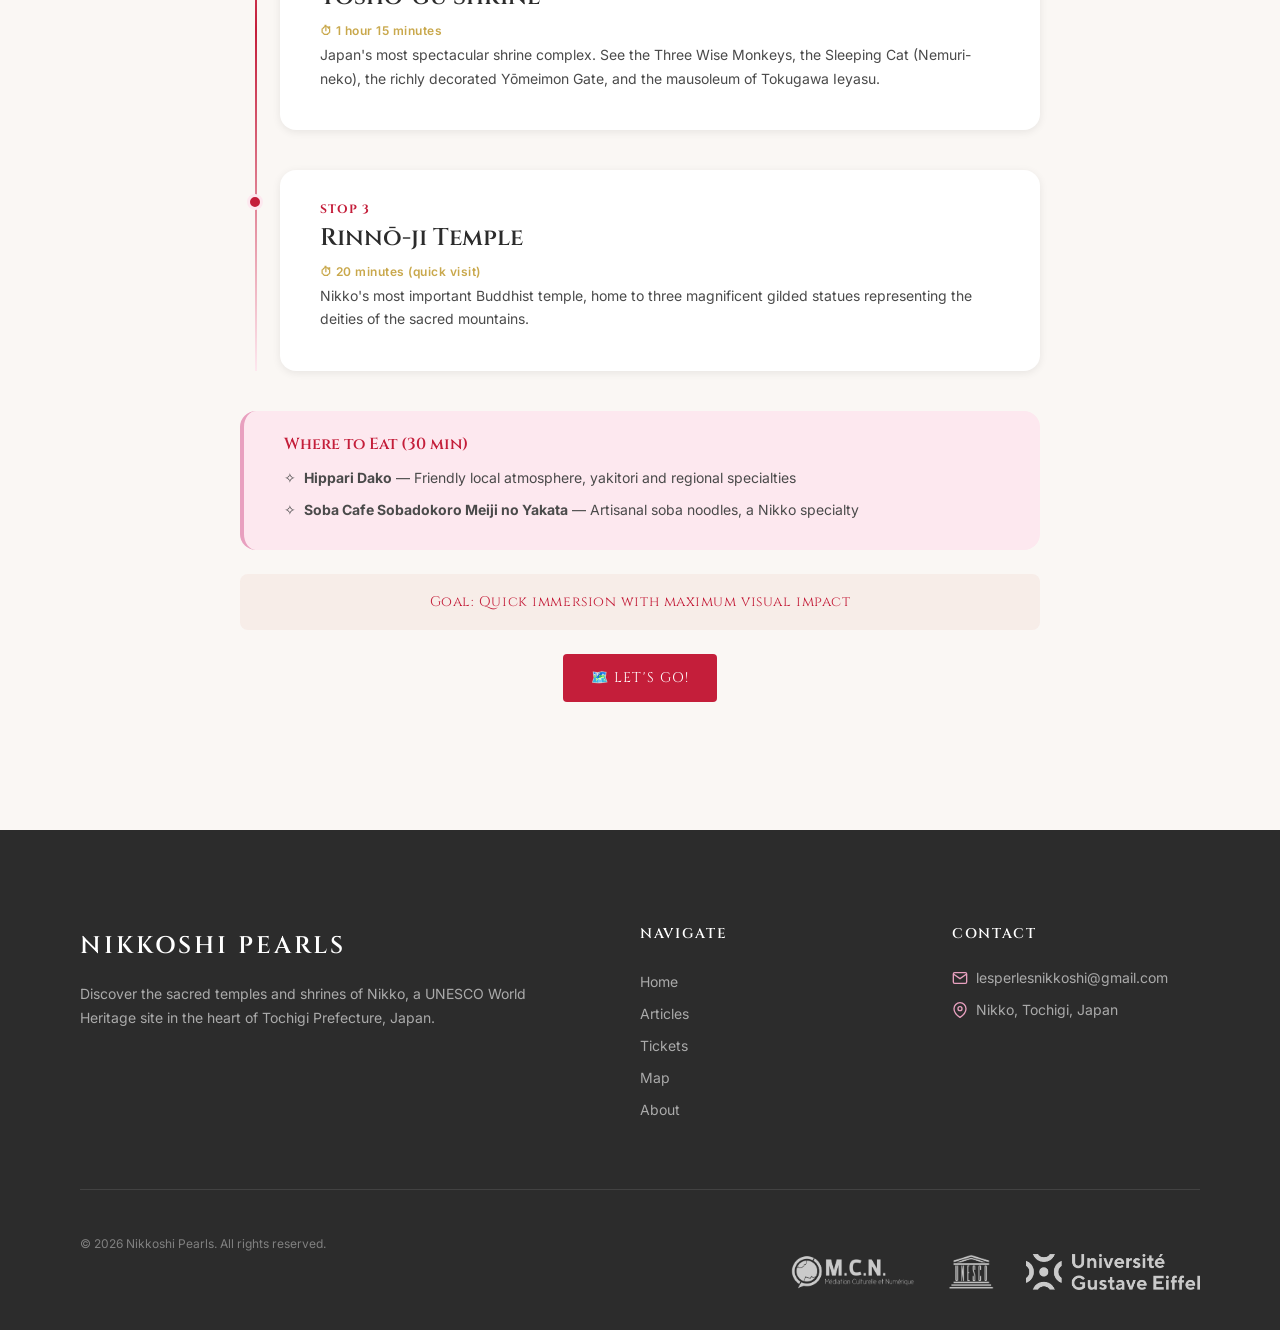
<file: map.html>
<!DOCTYPE html>
<!-- Nikkoshi Pearls | Map & Itineraries -->
<html lang="en">

<head>
    <meta charset="UTF-8">
    <meta name="viewport" content="width=device-width, initial-scale=1.0">
    <meta name="description"
        content="Explore Nikko's sacred sites on an interactive map and plan your visit with curated itineraries — 2 hours, 4 hours, or a full day.">
    <link rel="preconnect" href="https://fonts.googleapis.com">
    <link rel="preconnect" href="https://fonts.gstatic.com" crossorigin>
    <link
        href="https://fonts.googleapis.com/css2?family=Cinzel:wght@400;500;600;700&family=Inter:wght@300;400;500;600&display=swap"
        rel="stylesheet">
    <link rel="stylesheet" type="text/css" href="ressources/static/css/base.css">
    <link rel="stylesheet" type="text/css" href="ressources/static/css/map.css">
    <title>Interactive Map — Nikkoshi Pearls</title>
    <link rel="icon" type="image/png" href="ressources/static/img/logo.png">
</head>

<body>
    <!-- HEADER -->
    <header class="site-header" id="site-header">
        <div class="header-inner">
            <button class="burger-btn" id="burger-btn" aria-label="Toggle menu">
                <span></span><span></span><span></span>
            </button>
            <a href="index.html" class="site-logo">
                <span class="site-logo-text">Nikkoshi Pearls</span>
            </a>
            <nav class="header-nav">
                <a href="index.html">Home</a>
                <a href="articles.html">Articles</a>
                <a href="tickets.html">Tickets</a>
                <a href="map.html" class="active">Map</a>
                <a href="about.html">About</a>
            </nav>

            <button class="theme-toggle" data-theme-toggler aria-label="Toggle dark mode">
                <svg class="icon-moon" viewBox="0 0 24 24">
                    <path d="M21 12.79A9 9 0 1111.21 3 7 7 0 0021 12.79z" />
                </svg>
                <svg class="icon-sun" viewBox="0 0 24 24">
                    <circle cx="12" cy="12" r="5" />
                    <line x1="12" y1="1" x2="12" y2="3" stroke="currentColor" stroke-width="2" stroke-linecap="round" />
                    <line x1="12" y1="21" x2="12" y2="23" stroke="currentColor" stroke-width="2"
                        stroke-linecap="round" />
                    <line x1="4.22" y1="4.22" x2="5.64" y2="5.64" stroke="currentColor" stroke-width="2"
                        stroke-linecap="round" />
                    <line x1="18.36" y1="18.36" x2="19.78" y2="19.78" stroke="currentColor" stroke-width="2"
                        stroke-linecap="round" />
                    <line x1="1" y1="12" x2="3" y2="12" stroke="currentColor" stroke-width="2" stroke-linecap="round" />
                    <line x1="21" y1="12" x2="23" y2="12" stroke="currentColor" stroke-width="2"
                        stroke-linecap="round" />
                    <line x1="4.22" y1="19.78" x2="5.64" y2="18.36" stroke="currentColor" stroke-width="2"
                        stroke-linecap="round" />
                    <line x1="18.36" y1="5.64" x2="19.78" y2="4.22" stroke="currentColor" stroke-width="2"
                        stroke-linecap="round" />
                </svg>
            </button>
        </div>
    </header>

    <!-- DROPDOWN MENU -->
    <div class="overlay-scrim" id="overlay-scrim"></div>
    <div class="overlay-menu" id="overlay-menu">
        <nav class="overlay-nav">
            <a href="index.html">Home</a>
            <a href="articles.html">Articles</a>
            <a href="tickets.html">Tickets</a>
            <a href="map.html">Map</a>
            <a href="about.html">About</a>
            <div class="overlay-divider"></div>
            <a href="temple.html?id=toshogu">Nikko Tosho-gu</a>
            <a href="temple.html?id=rinnoji">Rinno-ji Temple</a>
            <a href="temple.html?id=futarasan">Futarasan Shrine</a>
        </nav>
        <div class="overlay-divider"></div>
        <div class="overlay-map-preview">
            <iframe
                src="https://www.google.com/maps/embed?pb=!1m18!1m12!1m3!1d3199.9!2d139.5988!3d36.7580!2m3!1f0!2f0!3f0!3m2!1i1024!2i768!4f13.1!3m3!1m2!1s0x601fa5d9a5c5f6d1%3A0xa7e7e3b7c7e2f44d!2sNikk%C5%8D%20Shrine%20Temples%20Cultural%20Property!5e0!3m2!1sen!2sjp"
                allowfullscreen="" loading="lazy" title="Nikko Temples Map"></iframe>
        </div>
    </div>

    <!-- PAGE HERO -->
    <section class="page-hero">
        <img src="ressources/static/img/Nikko_Map_Banner.jpg" alt="Nikko aerial view">
        <div class="page-hero-overlay"></div>
        <div class="page-hero-content">
            <h1>Explore Nikko</h1>
            <p>Navigate the sacred sites on our interactive map and plan your perfect itinerary.</p>
        </div>
    </section>

    <main>
        <!-- MAP SECTION -->
        <section class="map-section section-padding">
            <div class="container">
                <div class="map-container reveal">
                    <iframe
                        src="https://www.google.com/maps/embed?pb=!1m18!1m12!1m3!1d3199.9!2d139.5988!3d36.7580!2m3!1f0!2f0!3f0!3m2!1i1024!2i768!4f13.1!3m3!1m2!1s0x601fa5d9a5c5f6d1%3A0xa7e7e3b7c7e2f44d!2sNikk%C5%8D%20Shrine%20Temples%20Cultural%20Property!5e0!3m2!1sen!2sjp"
                        allowfullscreen="" loading="lazy" referrerpolicy="no-referrer-when-downgrade"
                        title="Map of Nikko Temples and Shrines">
                    </iframe>
                </div>
            </div>
        </section>

        <!-- ITINERARY SECTION -->
        <section class="itinerary-section section-padding">
            <div class="container">
                <div class="itinerary-header reveal">
                    <h2>Plan Your <span class="text-accent">Itinerary</span></h2>
                    <p>Choose your available time and discover a curated route through Nikko's most remarkable sites,
                        including dining recommendations.</p>
                </div>

                <div class="map-plan-image reveal" style="text-align: center; margin-bottom: var(--space-xl); margin-top: var(--space-lg);">
                    <img src="ressources/static/img/NikkoPlan.png" alt="Nikko Site Plan" style="max-width: 100%; border-radius: var(--radius-lg); box-shadow: var(--shadow-md);">
                </div>

                <div class="section-divider">
                    <svg viewBox="0 0 24 24">
                        <path d="M12 3c-1.5 6-6 9-6 9s4.5 3 6 9c1.5-6 6-9 6-9s-4.5-3-6-9z" />
                    </svg>
                </div>

                <!-- TABS -->
                <div class="itinerary-tabs reveal">
                    <button class="itinerary-tab active" data-route="2h">2 Hours</button>
                    <button class="itinerary-tab" data-route="4h">4 Hours</button>
                    <button class="itinerary-tab" data-route="1d">Full Day</button>
                </div>

                <!-- ========== 2 HOUR ROUTE ========== -->
                <div class="itinerary-panel active" id="route-2h">
                    <h3 class="route-title">The Majestic Essentials</h3>
                    <p class="route-subtitle">A quick excursion through the UNESCO heritage core</p>

                    <div class="route-steps">
                        <div class="route-step reveal">
                            <span class="route-step-number">Stop 1</span>
                            <h3>Shinkyo Bridge</h3>
                            <span class="route-step-duration">⏱ 10 minutes</span>
                            <p>The sacred vermillion bridge marking the spiritual gateway to Nikkō. Particularly
                                photogenic in the morning light, it spans the Daiya River with stunning grace.</p>
                        </div>
                        <div class="route-step reveal">
                            <span class="route-step-number">Stop 2</span>
                            <h3>Tōshō-gū Shrine</h3>
                            <span class="route-step-duration">⏱ 1 hour 15 minutes</span>
                            <p>Japan's most spectacular shrine complex. See the Three Wise Monkeys, the Sleeping Cat
                                (Nemuri-neko), the richly decorated Yōmeimon Gate, and the mausoleum of Tokugawa Ieyasu.
                            </p>
                        </div>
                        <div class="route-step reveal">
                            <span class="route-step-number">Stop 3</span>
                            <h3>Rinnō-ji Temple</h3>
                            <span class="route-step-duration">⏱ 20 minutes (quick visit)</span>
                            <p>Nikko's most important Buddhist temple, home to three magnificent gilded statues
                                representing the deities of the sacred mountains.</p>
                        </div>
                    </div>

                    <div class="route-food reveal">
                        <h4>Where to Eat (30 min)</h4>
                        <ul>
                            <li><strong>Hippari Dako</strong> — Friendly local atmosphere, yakitori and regional
                                specialties</li>
                            <li><strong>Soba Cafe Sobadokoro Meiji no Yakata</strong> — Artisanal soba noodles, a Nikko
                                specialty</li>
                        </ul>
                    </div>

                    <div class="route-objective reveal">
                        Goal: Quick immersion with maximum visual impact
                    </div>

                    <div class="route-cta reveal" style="text-align: center; margin-top: 1.5rem;">
                        <a href="https://www.google.com/maps/dir/Shinkyo+Bridge,+Nikko/Nikko+Toshogu+Shrine/Rinnoji+Temple,+Nikko" target="_blank" class="btn btn-primary">
                            🗺️ Let's go!
                        </a>
                    </div>
                </div>

                <!-- ========== 4 HOUR ROUTE ========== -->
                <div class="itinerary-panel" id="route-4h">
                    <h3 class="route-title">Culture, Forest & Waterfall</h3>
                    <p class="route-subtitle">A balanced mix of heritage, nature and spectacular scenery</p>

                    <div class="route-steps">
                        <div class="route-step reveal">
                            <span class="route-step-number">Part 1 — Sacred UNESCO Complex</span>
                            <h3>Temple & Shrine Circuit</h3>
                            <span class="route-step-duration">⏱ 2h30 – 3h</span>
                            <p>Explore the full UNESCO complex: Tōshō-gū, Rinnō-ji, Futarasan-jinja, then the forest
                                trail to the peaceful Taiyū-in Mausoleum. A mystical walk among ancient giant cedars.
                            </p>
                        </div>
                        <div class="route-step reveal">
                            <span class="route-step-number">Part 2 — Spectacular Nature</span>
                            <h3>Kegon Falls or Lake Chūzenji</h3>
                            <span class="route-step-duration">⏱ 1h – 1h30</span>
                            <p>Take the bus to Kegon Falls — a breathtaking 97-meter cascade, especially powerful after
                                rain. Alternatively, visit Lake Chūzenji for stunning mountain views, particularly
                                gorgeous in autumn.</p>
                        </div>
                    </div>

                    <div class="route-food reveal">
                        <h4>Where to Eat</h4>
                        <ul>
                            <li><strong>Meiji no Yakata</strong> — Historic restaurant, Western-Japanese yoshoku cuisine
                            </li>
                            <li><strong>Soba Dokoro Hatsuishi</strong> — Excellent traditional soba noodles</li>
                        </ul>
                    </div>

                    <div class="route-objective reveal">
                        Goal: See the heritage essentials + a natural panorama
                    </div>

                    <div class="route-cta reveal" style="text-align: center; margin-top: 1.5rem;">
                        <a href="https://www.google.com/maps/dir/Nikko+Toshogu+Shrine/Rinnoji+Temple,+Nikko/Futarasan+Shrine,+Nikko/Taiyuin+Temple,+Nikko/Kegon+Falls,+Nikko" target="_blank" class="btn btn-primary">
                            🗺️ Let's go!
                        </a>
                    </div>
                </div>

                <!-- ========== FULL DAY ROUTE ========== -->
                <div class="itinerary-panel" id="route-1d">
                    <h3 class="route-title">Nikko In Depth</h3>
                    <p class="route-subtitle">The complete experience — ideal if staying overnight</p>

                    <div class="route-steps">
                        <div class="route-step reveal">
                            <span class="route-step-number">Morning — Heritage & Spirituality</span>
                            <h3>The Sacred Complex</h3>
                            <span class="route-step-duration">⏱ All morning</span>
                            <p>Start at Shinkyo Bridge, then take your time exploring Tōshō-gū in detail, followed by
                                Rinnō-ji, Futarasan-jinja, and the magnificent Taiyū-in Mausoleum — often more peaceful
                                and intimate.</p>
                        </div>
                        <div class="route-step reveal">
                            <span class="route-step-number">Midday — Local Specialties</span>
                            <h3>Nikko Cuisine</h3>
                            <span class="route-step-duration">Lunch break</span>
                            <p>Sample regional delicacies: mountain soba noodles, yuba (tofu skin, a Nikko specialty).
                                Try Hippari Dako or Meiji no Yakata for an authentic meal.</p>
                        </div>
                        <div class="route-step reveal">
                            <span class="route-step-number">Afternoon — National Park</span>
                            <h3>Chūzenji & Kegon Falls</h3>
                            <span class="route-step-duration">⏱ Full afternoon</span>
                            <p>Head to the highlands: explore Lake Chūzenji, marvel at Kegon Falls, and make a side trip
                                to Chūzen-ji temple on the lakeshore.</p>
                        </div>
                        <div class="route-step reveal">
                            <span class="route-step-number">Evening — Golden Hour</span>
                            <h3>Sunset in the Sacred Forest</h3>
                            <span class="route-step-duration">End of day</span>
                            <p>Return to the sacred forest at sunset for a magical atmosphere. Consider an overnight
                                stay at a traditional ryokan with onsen — the complete Japanese experience.</p>
                        </div>
                    </div>

                    <div class="route-food reveal">
                        <h4>Must-Try Dishes</h4>
                        <ul>
                            <li><strong>Mountain soba</strong> — Hand-made buckwheat noodles, a regional pride</li>
                            <li><strong>Yuba</strong> — Tofu skin, Nikko's signature delicacy</li>
                            <li><strong>Hippari Dako</strong> — Casual local yakitori and specials</li>
                            <li><strong>Meiji no Yakata</strong> — Refined yoshoku in a historic setting</li>
                        </ul>
                    </div>

                    <div class="route-objective reveal">
                        Goal: Complete experience — heritage, gastronomy & nature
                    </div>

                    <div class="route-cta reveal" style="text-align: center; margin-top: 1.5rem;">
                        <a href="https://www.google.com/maps/dir/Shinkyo+Bridge,+Nikko/Nikko+Toshogu+Shrine/Rinnoji+Temple,+Nikko/Futarasan+Shrine,+Nikko/Taiyuin+Temple,+Nikko/Lake+Chuzenji,+Nikko/Kegon+Falls,+Nikko" target="_blank" class="btn btn-primary">
                            🗺️ Let's go!
                        </a>
                    </div>
                </div>

            </div>
        </section>
    </main>

    <!-- FOOTER -->
    <footer class="site-footer">
        <div class="container">
            <div class="footer-grid">
                <div class="footer-brand">
                    <span class="site-logo-text">Nikkoshi Pearls</span>
                    <p>Discover the sacred temples and shrines of Nikko, a UNESCO World Heritage site in the heart of
                        Tochigi Prefecture, Japan.</p>
                </div>
                <div>
                    <h4 class="footer-heading">Navigate</h4>
                    <div class="footer-links">
                        <a href="index.html">Home</a>
                        <a href="articles.html">Articles</a>
                        <a href="tickets.html">Tickets</a>
                        <a href="map.html">Map</a>
                        <a href="about.html">About</a>
                    </div>
                </div>
                <div>
                    <h4 class="footer-heading">Contact</h4>
                    <div class="footer-contact-item">
                        <svg viewBox="0 0 24 24">
                            <path d="M4 4h16c1.1 0 2 .9 2 2v12c0 1.1-.9 2-2 2H4c-1.1 0-2-.9-2-2V6c0-1.1.9-2 2-2z" />
                            <polyline points="22,6 12,13 2,6" />
                        </svg>
                        <a href="mailto:lesperlesnikkoshi@gmail.com" style="color: inherit;">lesperlesnikkoshi@gmail.com</a>
                    </div>
                    <div class="footer-contact-item">
                        <svg viewBox="0 0 24 24">
                            <path d="M21 10c0 7-9 13-9 13s-9-6-9-13a9 9 0 0 1 18 0z" />
                            <circle cx="12" cy="10" r="3" />
                        </svg>
                        <a href="https://www.google.com/maps/place/Nikko,+Tochigi,+Japan" target="_blank" style="color: inherit;">Nikko, Tochigi, Japan</a>
                    </div>
                </div>
            </div>
            <div class="footer-bottom">
                <p>&copy; 2026 Nikkoshi Pearls. All rights reserved.</p>
                <div class="footer-partners">
                    <span aria-label="MCN"><img src="ressources/static/img/logo_MCN_original.png" alt="MCN — Médiation Culturelle Numérique"></span>
                    <a href="https://whc.unesco.org/en/list/913/" target="_blank" aria-label="UNESCO"><img src="ressources/static/img/logo-unesco.png" alt="UNESCO World Heritage"></a>
                    <a href="https://www.univ-gustave-eiffel.fr/" target="_blank" aria-label="Université Gustave Eiffel"><img src="ressources/static/img/Logo_Université_Gustave_Eiffel_2020.png" alt="Université Gustave Eiffel"></a>
                </div>
            </div>
        </div>
    </footer>

    <script src="ressources/script/main.js"></script>
</body>

</html>
</file>
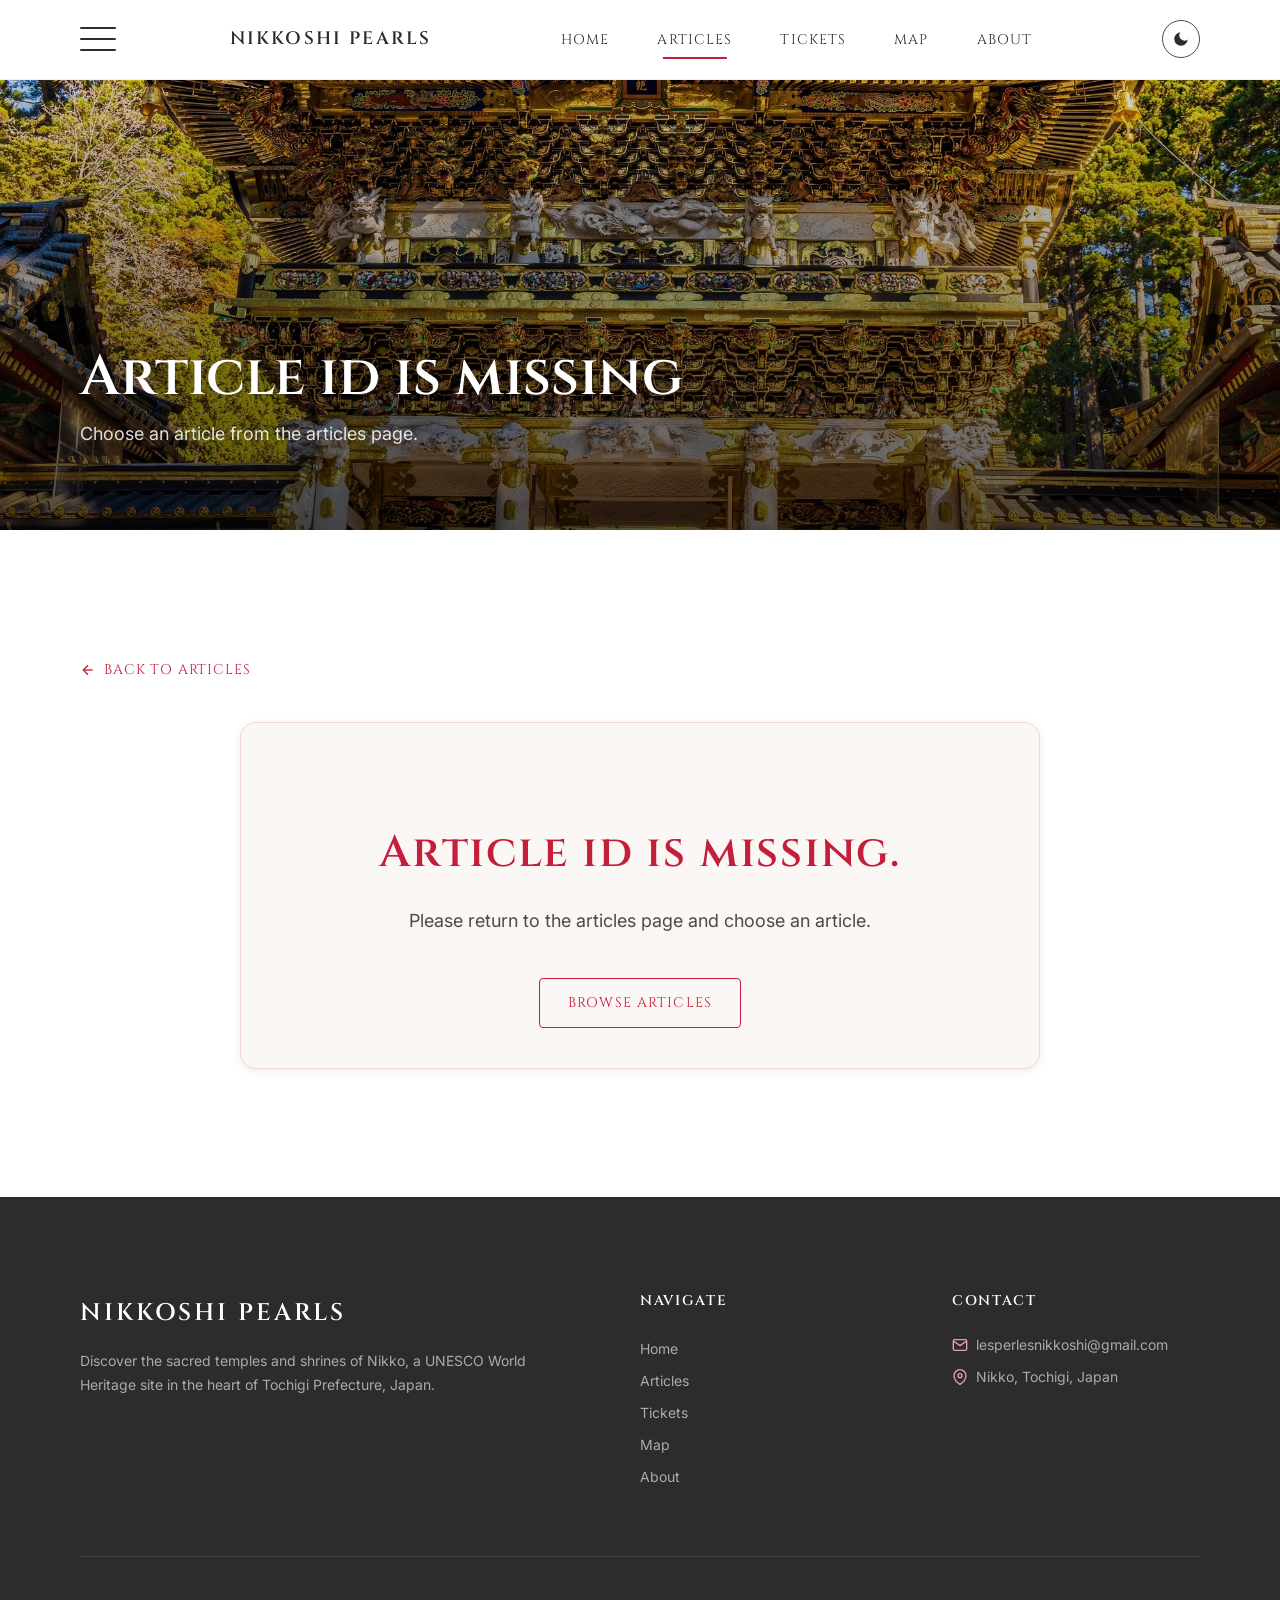
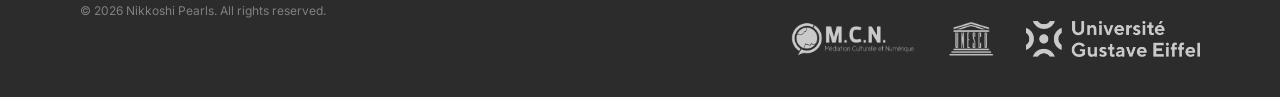
<file: temple.html>
<!DOCTYPE html>
<!-- Nikkoshi Pearls | Temple Detail -->
<html lang="en">
<head>
    <meta charset="UTF-8">
    <meta name="viewport" content="width=device-width, initial-scale=1.0">
    <meta name="description" content="Explore the history and heritage of this sacred site in Nikko, Japan.">
    <link rel="preconnect" href="https://fonts.googleapis.com">
    <link rel="preconnect" href="https://fonts.gstatic.com" crossorigin>
    <link href="https://fonts.googleapis.com/css2?family=Cinzel:wght@400;500;600;700&family=Inter:wght@300;400;500;600&display=swap" rel="stylesheet">
    <link rel="stylesheet" type="text/css" href="ressources/static/css/base.css">
    <link rel="stylesheet" type="text/css" href="ressources/static/css/temple.css">
    <title id="page-title">Temple Loading... — Nikkoshi Pearls</title>
    <link rel="icon" type="image/png" href="ressources/static/img/logo.png">
</head>
<body>
    <!-- HEADER -->
    <header class="site-header" id="site-header">
        <div class="header-inner">
            <button class="burger-btn" id="burger-btn" aria-label="Toggle menu">
                <span></span><span></span><span></span>
            </button>
            <a href="index.html" class="site-logo">
                <span class="site-logo-text">Nikkoshi Pearls</span>
            </a>
            <nav class="header-nav">
                <a href="index.html">Home</a>
                <a href="articles.html" class="active">Articles</a>
                <a href="tickets.html">Tickets</a>
                <a href="map.html">Map</a>
                <a href="about.html">About</a>
            </nav>

            <button class="theme-toggle" data-theme-toggler aria-label="Toggle dark mode">
                <svg class="icon-moon" viewBox="0 0 24 24"><path d="M21 12.79A9 9 0 1111.21 3 7 7 0 0021 12.79z"/></svg>
                <svg class="icon-sun" viewBox="0 0 24 24"><circle cx="12" cy="12" r="5"/><line x1="12" y1="1" x2="12" y2="3" stroke="currentColor" stroke-width="2" stroke-linecap="round"/><line x1="12" y1="21" x2="12" y2="23" stroke="currentColor" stroke-width="2" stroke-linecap="round"/><line x1="4.22" y1="4.22" x2="5.64" y2="5.64" stroke="currentColor" stroke-width="2" stroke-linecap="round"/><line x1="18.36" y1="18.36" x2="19.78" y2="19.78" stroke="currentColor" stroke-width="2" stroke-linecap="round"/><line x1="1" y1="12" x2="3" y2="12" stroke="currentColor" stroke-width="2" stroke-linecap="round"/><line x1="21" y1="12" x2="23" y2="12" stroke="currentColor" stroke-width="2" stroke-linecap="round"/><line x1="4.22" y1="19.78" x2="5.64" y2="18.36" stroke="currentColor" stroke-width="2" stroke-linecap="round"/><line x1="18.36" y1="5.64" x2="19.78" y2="4.22" stroke="currentColor" stroke-width="2" stroke-linecap="round"/></svg>
            </button>
        </div>
    </header>

    <!-- DROPDOWN MENU -->
    <div class="overlay-scrim" id="overlay-scrim"></div>
    <div class="overlay-menu" id="overlay-menu">
        <nav class="overlay-nav">
            <a href="index.html">Home</a>
            <a href="articles.html">Articles</a>
            <a href="tickets.html">Tickets</a>
            <a href="map.html">Map</a>
            <a href="about.html">About</a>
        </nav>
        <div class="overlay-divider"></div>
        <div class="overlay-map-preview">
            <iframe src="https://www.google.com/maps/embed?pb=!1m18!1m12!1m3!1d3199.9!2d139.5988!3d36.7580!2m3!1f0!2f0!3f0!3m2!1i1024!2i768!4f13.1!3m3!1m2!1s0x601fa5d9a5c5f6d1%3A0xa7e7e3b7c7e2f44d!2sNikk%C5%8D%20Shrine%20Temples%20Cultural%20Property!5e0!3m2!1sen!2sjp" allowfullscreen="" loading="lazy" title="Nikko Temples Map"></iframe>
        </div>
    </div>
    <!-- PAGE HERO (Dynamic) -->
    <section class="page-hero" id="temple-hero">
        <img src="ressources/static/img/articles_page_banner.jpg" alt="" id="temple-hero-img">
        <div class="page-hero-overlay"></div>
        <div class="page-hero-content">
            <h1 id="temple-name">Loading...</h1>
            <p id="temple-subtitle">Loading...</p>
        </div>
    </section>

    <main class="section-padding">
        <div class="container">
            <a href="articles.html" class="back-link">
                <svg viewBox="0 0 24 24"><line x1="19" y1="12" x2="5" y2="12"/><polyline points="12 19 5 12 12 5"/></svg>
                Back to Articles
            </a>

            <article class="temple-article" id="temple-content">
                <p class="temple-state">Loading article...</p>
            </article>
        </div>
    </main>

    <!-- FOOTER -->
    <footer class="site-footer">
        <div class="container">
            <div class="footer-grid">
                <div class="footer-brand">
                    <span class="site-logo-text">Nikkoshi Pearls</span>
                    <p>Discover the sacred temples and shrines of Nikko, a UNESCO World Heritage site in the heart of Tochigi Prefecture, Japan.</p>
                </div>
                <div>
                    <h4 class="footer-heading">Navigate</h4>
                    <div class="footer-links">
                        <a href="index.html">Home</a>
                        <a href="articles.html">Articles</a>
                        <a href="tickets.html">Tickets</a>
                        <a href="map.html">Map</a>
                        <a href="about.html">About</a>
                    </div>
                </div>
                <div>
                    <h4 class="footer-heading">Contact</h4>
                    <div class="footer-contact-item">
                        <svg viewBox="0 0 24 24"><path d="M4 4h16c1.1 0 2 .9 2 2v12c0 1.1-.9 2-2 2H4c-1.1 0-2-.9-2-2V6c0-1.1.9-2 2-2z"/><polyline points="22,6 12,13 2,6"/></svg>
                        <a href="mailto:lesperlesnikkoshi@gmail.com" style="color: inherit;">lesperlesnikkoshi@gmail.com</a>
                    </div>
                    <div class="footer-contact-item">
                        <svg viewBox="0 0 24 24"><path d="M21 10c0 7-9 13-9 13s-9-6-9-13a9 9 0 0 1 18 0z"/><circle cx="12" cy="10" r="3"/></svg>
                        <a href="https://www.google.com/maps/place/Nikko,+Tochigi,+Japan" target="_blank" style="color: inherit;">Nikko, Tochigi, Japan</a>
                    </div>
                </div>
            </div>
            <div class="footer-bottom">
                <p>&copy; 2026 Nikkoshi Pearls. All rights reserved.</p>
                <div class="footer-partners">
                    <span aria-label="MCN"><img src="ressources/static/img/logo_MCN_original.png" alt="MCN — Médiation Culturelle Numérique"></span>
                    <a href="https://whc.unesco.org/en/list/913/" target="_blank" aria-label="UNESCO"><img src="ressources/static/img/logo-unesco.png" alt="UNESCO World Heritage"></a>
                    <a href="https://www.univ-gustave-eiffel.fr/" target="_blank" aria-label="Université Gustave Eiffel"><img src="ressources/static/img/Logo_Université_Gustave_Eiffel_2020.png" alt="Université Gustave Eiffel"></a>
                </div>
            </div>
        </div>
    </footer>

    <script src="ressources/script/main.js"></script>
    <script src="ressources/script/api.js"></script>
    <script src="ressources/script/temple.js"></script>
</body>
</html>
</file>
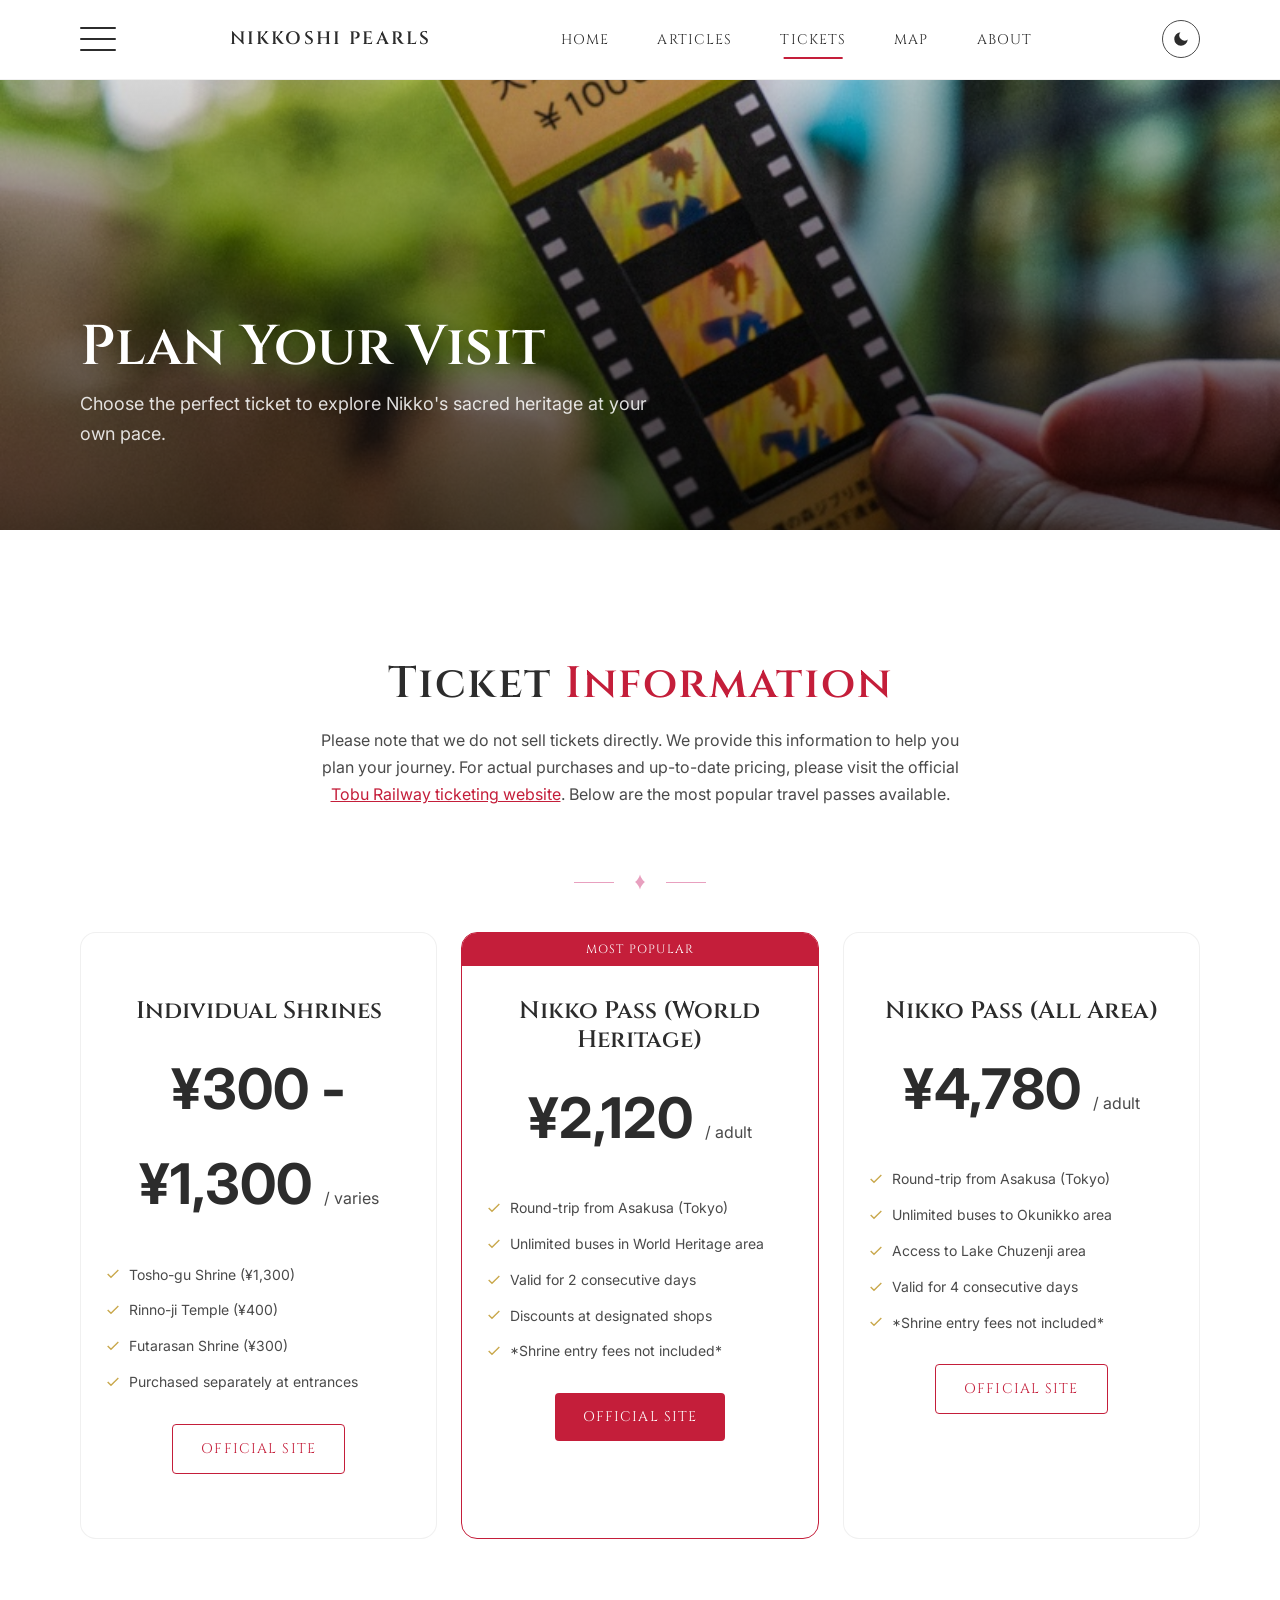
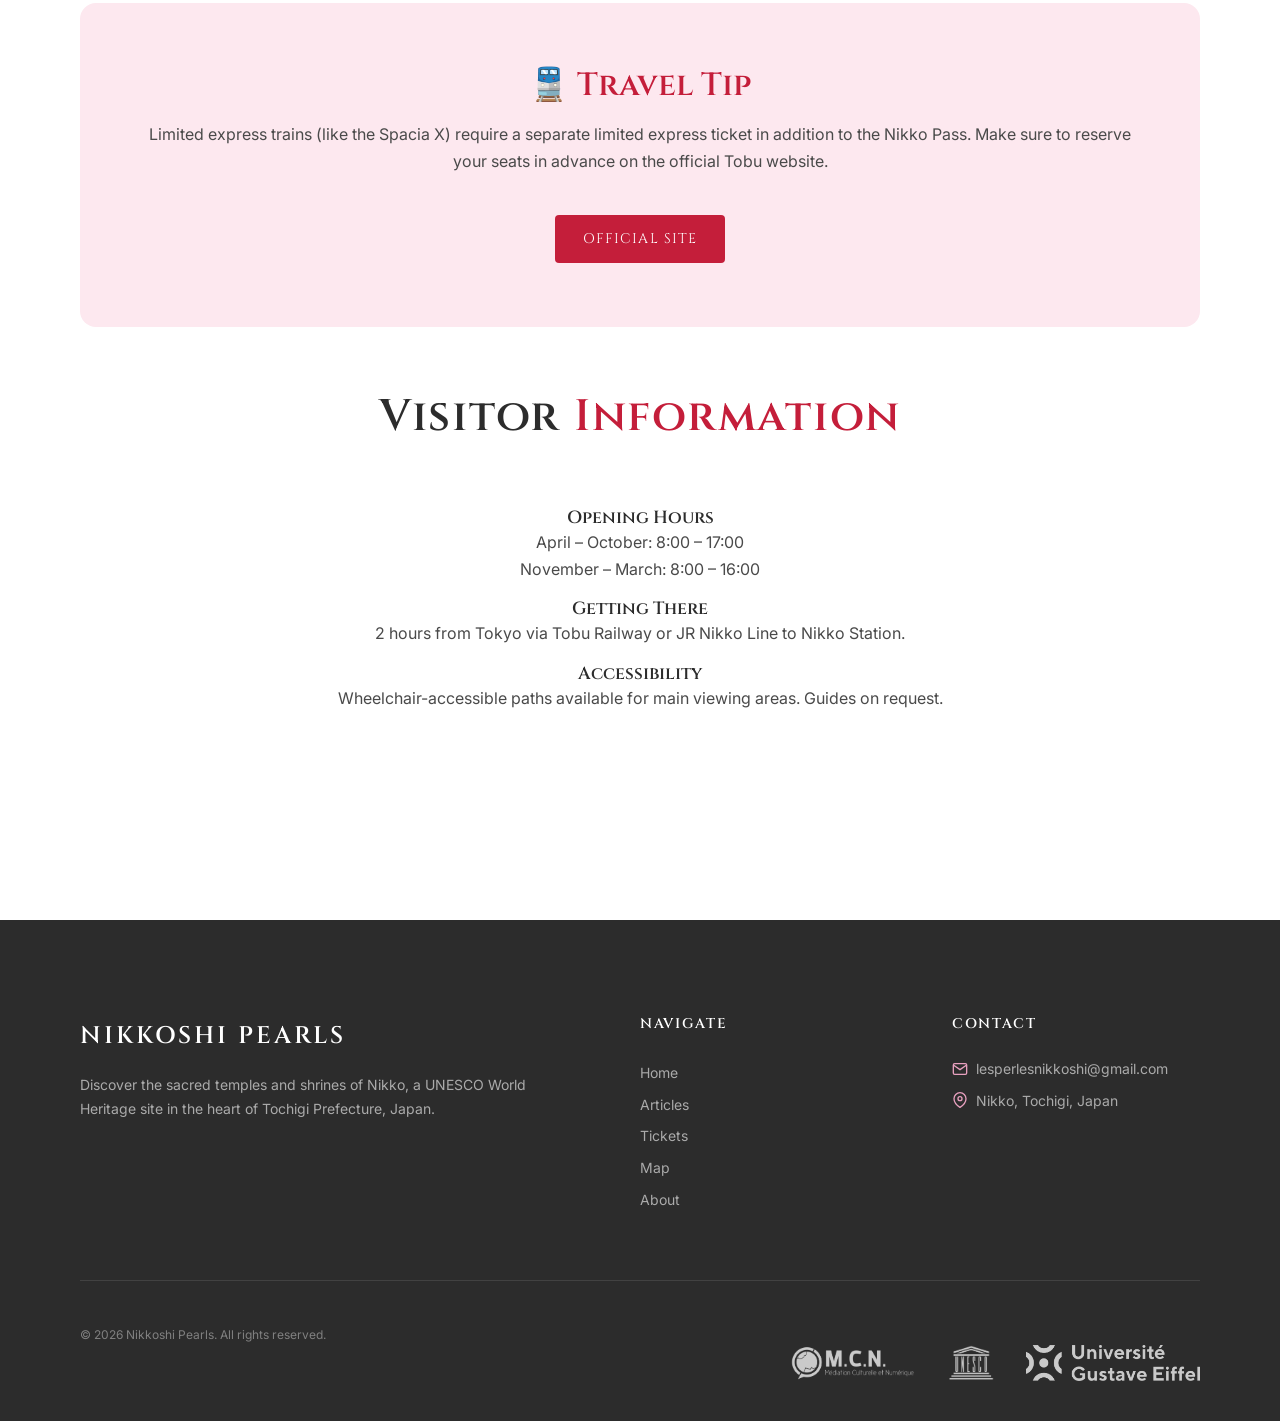
<file: tickets.html>
<!DOCTYPE html>
<!-- Nikkoshi Pearls | Tickets -->
<html lang="en">
<head>
    <meta charset="UTF-8">
    <meta name="viewport" content="width=device-width, initial-scale=1.0">
    <meta name="description" content="Plan your visit to Nikko's sacred temples and shrines — ticket prices, categories, and seasonal promotions.">
    <link rel="preconnect" href="https://fonts.googleapis.com">
    <link rel="preconnect" href="https://fonts.gstatic.com" crossorigin>
    <link href="https://fonts.googleapis.com/css2?family=Cinzel:wght@400;500;600;700&family=Inter:wght@300;400;500;600&display=swap" rel="stylesheet">
    <link rel="stylesheet" type="text/css" href="ressources/static/css/base.css">
    <link rel="stylesheet" type="text/css" href="ressources/static/css/tickets.css">
    <title>Tickets & Planning — Nikkoshi Pearls</title>
    <link rel="icon" type="image/png" href="ressources/static/img/logo.png">
</head>
<body>
    <!-- HEADER -->
    <header class="site-header" id="site-header">
        <div class="header-inner">
            <button class="burger-btn" id="burger-btn" aria-label="Toggle menu">
                <span></span><span></span><span></span>
            </button>
            <a href="index.html" class="site-logo">
                <span class="site-logo-text">Nikkoshi Pearls</span>
            </a>
            <nav class="header-nav">
                <a href="index.html">Home</a>
                <a href="articles.html">Articles</a>
                <a href="tickets.html" class="active">Tickets</a>
                <a href="map.html">Map</a>
                <a href="about.html">About</a>
            </nav>

            <button class="theme-toggle" data-theme-toggler aria-label="Toggle dark mode">
                <svg class="icon-moon" viewBox="0 0 24 24"><path d="M21 12.79A9 9 0 1111.21 3 7 7 0 0021 12.79z"/></svg>
                <svg class="icon-sun" viewBox="0 0 24 24"><circle cx="12" cy="12" r="5"/><line x1="12" y1="1" x2="12" y2="3" stroke="currentColor" stroke-width="2" stroke-linecap="round"/><line x1="12" y1="21" x2="12" y2="23" stroke="currentColor" stroke-width="2" stroke-linecap="round"/><line x1="4.22" y1="4.22" x2="5.64" y2="5.64" stroke="currentColor" stroke-width="2" stroke-linecap="round"/><line x1="18.36" y1="18.36" x2="19.78" y2="19.78" stroke="currentColor" stroke-width="2" stroke-linecap="round"/><line x1="1" y1="12" x2="3" y2="12" stroke="currentColor" stroke-width="2" stroke-linecap="round"/><line x1="21" y1="12" x2="23" y2="12" stroke="currentColor" stroke-width="2" stroke-linecap="round"/><line x1="4.22" y1="19.78" x2="5.64" y2="18.36" stroke="currentColor" stroke-width="2" stroke-linecap="round"/><line x1="18.36" y1="5.64" x2="19.78" y2="4.22" stroke="currentColor" stroke-width="2" stroke-linecap="round"/></svg>
            </button>
        </div>
    </header>

    <!-- DROPDOWN MENU -->
    <div class="overlay-scrim" id="overlay-scrim"></div>
    <div class="overlay-menu" id="overlay-menu">
        <nav class="overlay-nav">
            <a href="index.html">Home</a>
            <a href="articles.html">Articles</a>
            <a href="tickets.html">Tickets</a>
            <a href="map.html">Map</a>
            <a href="about.html">About</a>
            <div class="overlay-divider"></div>
            <a href="temple.html?id=toshogu">Nikko Tosho-gu</a>
            <a href="temple.html?id=rinnoji">Rinno-ji Temple</a>
            <a href="temple.html?id=futarasan">Futarasan Shrine</a>
        </nav>
        <div class="overlay-divider"></div>
        <div class="overlay-map-preview">
            <iframe src="https://www.google.com/maps/embed?pb=!1m18!1m12!1m3!1d3199.9!2d139.5988!3d36.7580!2m3!1f0!2f0!3f0!3m2!1i1024!2i768!4f13.1!3m3!1m2!1s0x601fa5d9a5c5f6d1%3A0xa7e7e3b7c7e2f44d!2sNikk%C5%8D%20Shrine%20Temples%20Cultural%20Property!5e0!3m2!1sen!2sjp" allowfullscreen="" loading="lazy" title="Nikko Temples Map"></iframe>
        </div>
    </div>
    <!-- PAGE HERO -->
    <section class="page-hero">
        <img src="ressources/static/img/tickets_page_banner.jpg" alt="Nikko entrance">
        <div class="page-hero-overlay"></div>
        <div class="page-hero-content">
            <h1>Plan Your Visit</h1>
            <p>Choose the perfect ticket to explore Nikko's sacred heritage at your own pace.</p>
        </div>
    </section>

    <main class="section-padding">
        <div class="container">
            <!-- INTRO -->
            <div class="tickets-intro reveal">
                <h2>Ticket <span class="text-accent">Information</span></h2>
                <p>Please note that we do not sell tickets directly. We provide this information to help you plan your journey. For actual purchases and up-to-date pricing, please visit the official <a href="https://tobu-japantrip-tickets.com/" target="_blank" style="text-decoration: underline; color: var(--color-vermillion);">Tobu Railway ticketing website</a>. Below are the most popular travel passes available.</p>
            </div>

            <div class="section-divider">
                <svg viewBox="0 0 24 24"><path d="M12 3c-1.5 6-6 9-6 9s4.5 3 6 9c1.5-6 6-9 6-9s-4.5-3-6-9z"/></svg>
            </div>

            <!-- TICKET CARDS -->
            <div class="tickets-grid">
                <div class="ticket-card reveal delay-1">
                    <h3 class="ticket-card-title">Individual Shrines</h3>
                    <div class="ticket-card-price">¥300 - ¥1,300 <span>/ varies</span></div>
                    <ul class="ticket-card-features">
                        <li><svg viewBox="0 0 24 24"><polyline points="20 6 9 17 4 12"/></svg> Tosho-gu Shrine (¥1,300)</li>
                        <li><svg viewBox="0 0 24 24"><polyline points="20 6 9 17 4 12"/></svg> Rinno-ji Temple (¥400)</li>
                        <li><svg viewBox="0 0 24 24"><polyline points="20 6 9 17 4 12"/></svg> Futarasan Shrine (¥300)</li>
                        <li><svg viewBox="0 0 24 24"><polyline points="20 6 9 17 4 12"/></svg> Purchased separately at entrances</li>
                    </ul>
                    <a href="https://tobu-japantrip-tickets.com/" target="_blank" class="btn btn-outline">Official Site</a>
                </div>

                <div class="ticket-card featured reveal delay-2">
                    <h3 class="ticket-card-title">Nikko Pass (World Heritage)</h3>
                    <div class="ticket-card-price">¥2,120 <span>/ adult</span></div>
                    <ul class="ticket-card-features">
                        <li><svg viewBox="0 0 24 24"><polyline points="20 6 9 17 4 12"/></svg> Round-trip from Asakusa (Tokyo)</li>
                        <li><svg viewBox="0 0 24 24"><polyline points="20 6 9 17 4 12"/></svg> Unlimited buses in World Heritage area</li>
                        <li><svg viewBox="0 0 24 24"><polyline points="20 6 9 17 4 12"/></svg> Valid for 2 consecutive days</li>
                        <li><svg viewBox="0 0 24 24"><polyline points="20 6 9 17 4 12"/></svg> Discounts at designated shops</li>
                        <li><svg viewBox="0 0 24 24"><polyline points="20 6 9 17 4 12"/></svg> *Shrine entry fees not included*</li>
                    </ul>
                    <a href="https://tobu-japantrip-tickets.com/" target="_blank" class="btn btn-primary">Official Site</a>
                </div>

                <div class="ticket-card reveal delay-3">
                    <h3 class="ticket-card-title">Nikko Pass (All Area)</h3>
                    <div class="ticket-card-price">¥4,780 <span>/ adult</span></div>
                    <ul class="ticket-card-features">
                        <li><svg viewBox="0 0 24 24"><polyline points="20 6 9 17 4 12"/></svg> Round-trip from Asakusa (Tokyo)</li>
                        <li><svg viewBox="0 0 24 24"><polyline points="20 6 9 17 4 12"/></svg> Unlimited buses to Okunikko area</li>
                        <li><svg viewBox="0 0 24 24"><polyline points="20 6 9 17 4 12"/></svg> Access to Lake Chuzenji area</li>
                        <li><svg viewBox="0 0 24 24"><polyline points="20 6 9 17 4 12"/></svg> Valid for 4 consecutive days</li>
                        <li><svg viewBox="0 0 24 24"><polyline points="20 6 9 17 4 12"/></svg> *Shrine entry fees not included*</li>
                    </ul>
                    <a href="https://tobu-japantrip-tickets.com/" target="_blank" class="btn btn-outline">Official Site</a>
                </div>
            </div>

            <!-- PROMOTIONS -->
            <div class="promotions reveal">
                <h3>🚆 Travel Tip</h3>
                <p>Limited express trains (like the Spacia X) require a separate limited express ticket in addition to the Nikko Pass. Make sure to reserve your seats in advance on the official Tobu website.</p>
                <a href="https://tobu-japantrip-tickets.com/" target="_blank" class="btn btn-primary" style="margin-top: var(--space-md);">Official Site</a>
            </div>

            <!-- VISITING INFO -->
            <div class="section-padding-sm">
                <div class="tickets-intro reveal">
                    <h2>Visitor <span class="text-accent">Information</span></h2>
                </div>
                <div class="explore-grid" style="max-width: 900px; margin: 0 auto;">
                    <div class="explore-card reveal delay-1" style="cursor: default;">
                        <div class="explore-card-body" style="text-align: center;">
                            <h3 class="explore-card-title" style="font-size: 1.1rem;">Opening Hours</h3>
                            <p class="explore-card-desc">April – October: 8:00 – 17:00<br>November – March: 8:00 – 16:00</p>
                        </div>
                    </div>
                    <div class="explore-card reveal delay-2" style="cursor: default;">
                        <div class="explore-card-body" style="text-align: center;">
                            <h3 class="explore-card-title" style="font-size: 1.1rem;">Getting There</h3>
                            <p class="explore-card-desc">2 hours from Tokyo via Tobu Railway or JR Nikko Line to Nikko Station.</p>
                        </div>
                    </div>
                    <div class="explore-card reveal delay-3" style="cursor: default;">
                        <div class="explore-card-body" style="text-align: center;">
                            <h3 class="explore-card-title" style="font-size: 1.1rem;">Accessibility</h3>
                            <p class="explore-card-desc">Wheelchair-accessible paths available for main viewing areas. Guides on request.</p>
                        </div>
                    </div>
                </div>
            </div>
        </div>
    </main>

    <!-- FOOTER -->
    <footer class="site-footer">
        <div class="container">
            <div class="footer-grid">
                <div class="footer-brand">
                    <span class="site-logo-text">Nikkoshi Pearls</span>
                    <p>Discover the sacred temples and shrines of Nikko, a UNESCO World Heritage site in the heart of Tochigi Prefecture, Japan.</p>
                </div>
                <div>
                    <h4 class="footer-heading">Navigate</h4>
                    <div class="footer-links">
                        <a href="index.html">Home</a>
                        <a href="articles.html">Articles</a>
                        <a href="tickets.html">Tickets</a>
                        <a href="map.html">Map</a>
                        <a href="about.html">About</a>
                    </div>
                </div>
                <div>
                    <h4 class="footer-heading">Contact</h4>
                    <div class="footer-contact-item">
                        <svg viewBox="0 0 24 24"><path d="M4 4h16c1.1 0 2 .9 2 2v12c0 1.1-.9 2-2 2H4c-1.1 0-2-.9-2-2V6c0-1.1.9-2 2-2z"/><polyline points="22,6 12,13 2,6"/></svg>
                        <a href="mailto:lesperlesnikkoshi@gmail.com" style="color: inherit;">lesperlesnikkoshi@gmail.com</a>
                    </div>
                    <div class="footer-contact-item">
                        <svg viewBox="0 0 24 24"><path d="M21 10c0 7-9 13-9 13s-9-6-9-13a9 9 0 0 1 18 0z"/><circle cx="12" cy="10" r="3"/></svg>
                        <a href="https://www.google.com/maps/place/Nikko,+Tochigi,+Japan" target="_blank" style="color: inherit;">Nikko, Tochigi, Japan</a>
                    </div>
                </div>
            </div>
            <div class="footer-bottom">
                <p>&copy; 2026 Nikkoshi Pearls. All rights reserved.</p>
                <div class="footer-partners">
                    <span aria-label="MCN"><img src="ressources/static/img/logo_MCN_original.png" alt="MCN — Médiation Culturelle Numérique"></span>
                    <a href="https://whc.unesco.org/en/list/913/" target="_blank" aria-label="UNESCO"><img src="ressources/static/img/logo-unesco.png" alt="UNESCO World Heritage"></a>
                    <a href="https://www.univ-gustave-eiffel.fr/" target="_blank" aria-label="Université Gustave Eiffel"><img src="ressources/static/img/Logo_Université_Gustave_Eiffel_2020.png" alt="Université Gustave Eiffel"></a>
                </div>
            </div>
        </div>
    </footer>

    <script src="ressources/script/main.js"></script>
</body>
</html>
</file>
<file: ressources/static/css/base.css>
/* ============================================
   NIKKOSHI PEARLS — Base Styles
   Shared across all pages
   ============================================ */

/* --- Google Fonts loaded in HTML --- */

/* ===================== CSS VARIABLES ===================== */
:root {
    /* Colors — Light Theme (White-Red-Pink) */
    --color-white: #FFFFFF;
    --color-snow: #FAF7F4;
    --color-charcoal: #2C2C2C;
    --color-charcoal-light: #4A4A4A;
    --color-vermillion: #C41E3A;
    --color-vermillion-dark: #9B1B30;
    --color-sakura: #E8A0BF;
    --color-sakura-light: #FDE8EF;
    --color-gold: #C9A84C;
    --color-gold-light: #E8D9A0;
    --color-overlay: rgba(44, 44, 44, 0.7);
    --color-overlay-light: rgba(44, 44, 44, 0.4);

    /* Typography */
    --font-display: 'Cinzel', serif;
    --font-body: 'Inter', sans-serif;
    --font-size-xs: 0.75rem;
    --font-size-sm: 0.875rem;
    --font-size-base: 1rem;
    --font-size-md: 1.125rem;
    --font-size-lg: 1.5rem;
    --font-size-xl: 2rem;
    --font-size-2xl: 2.75rem;
    --font-size-3xl: 3.5rem;
    --font-size-hero: 4.5rem;

    /* Spacing */
    --space-xs: 0.5rem;
    --space-sm: 1rem;
    --space-md: 1.5rem;
    --space-lg: 2.5rem;
    --space-xl: 4rem;
    --space-2xl: 6rem;
    --space-3xl: 8rem;

    /* Layout */
    --max-width: 1200px;
    --header-height: 80px;
    --header-height-compact: 60px;

    /* Transitions */
    --transition-fast: 0.2s ease;
    --transition-base: 0.4s ease;
    --transition-slow: 0.7s ease;
    --transition-slider: 1s ease-in-out;

    /* Shadows */
    --shadow-sm: 0 2px 8px rgba(0, 0, 0, 0.08);
    --shadow-md: 0 4px 20px rgba(0, 0, 0, 0.12);
    --shadow-lg: 0 8px 40px rgba(0, 0, 0, 0.16);
    --shadow-card: 0 2px 16px rgba(196, 70, 43, 0.08);

    /* Border Radius */
    --radius-sm: 4px;
    --radius-md: 8px;
    --radius-lg: 16px;
    --radius-xl: 24px;
}

/* ===================== DARK THEME ===================== */
[data-theme="dark"] {
    /* MCN Graphical Chart Colors */
    --color-white: #333333;
    --color-snow: #505050;
    --color-charcoal: #FFFFFF;
    --color-charcoal-light: #E0E0E0;
    --color-vermillion: #ea5c0d;
    --color-vermillion-dark: #b94503;
    --color-sakura: #f7af3e;
    --color-sakura-light: #3D3520;
    --color-gold: #f7af3e;
    --color-gold-light: #4A3D20;
    --color-overlay: rgba(30, 30, 30, 0.85);
    --color-overlay-light: rgba(30, 30, 30, 0.5);

    --shadow-sm: 0 2px 8px rgba(0, 0, 0, 0.3);
    --shadow-md: 0 4px 20px rgba(0, 0, 0, 0.4);
    --shadow-lg: 0 8px 40px rgba(0, 0, 0, 0.5);
    --shadow-card: 0 2px 16px rgba(234, 92, 13, 0.15);
}

/* Smooth theme transition */
html.theme-transition,
html.theme-transition *,
html.theme-transition *::after,
html.theme-transition *::before {
    transition: background-color 0.4s ease, color 0.4s ease, border-color 0.3s ease, box-shadow 0.3s ease !important;
}

/* ===================== RESET ===================== */
*,
*::before,
*::after {
    margin: 0;
    padding: 0;
    box-sizing: border-box;
}

html {
    scroll-behavior: smooth;
    font-size: 16px;
    -webkit-font-smoothing: antialiased;
    -moz-osx-font-smoothing: grayscale;
}

body {
    font-family: var(--font-body);
    font-size: var(--font-size-base);
    color: var(--color-charcoal);
    background-color: var(--color-white);
    line-height: 1.7;
    overflow-x: hidden;
}

body.menu-open {
    overflow: hidden;
}

img {
    max-width: 100%;
    height: auto;
    display: block;
}

a {
    text-decoration: none;
    color: inherit;
    transition: color var(--transition-fast);
}

a:hover {
    color: var(--color-vermillion);
}

ul,
ol {
    list-style: none;
}

button {
    border: none;
    background: none;
    cursor: pointer;
    font-family: inherit;
}

/* ===================== TYPOGRAPHY ===================== */
h1,
h2,
h3,
h4,
h5,
h6 {
    font-family: var(--font-display);
    font-weight: 600;
    line-height: 1.2;
    color: var(--color-charcoal);
}

h1 {
    font-size: var(--font-size-hero);
}

h2 {
    font-size: var(--font-size-2xl);
    letter-spacing: 0.04em;
}

h3 {
    font-size: var(--font-size-xl);
}

h4 {
    font-size: var(--font-size-lg);
}

p {
    margin-bottom: var(--space-sm);
    color: var(--color-charcoal-light);
}

.text-accent {
    color: var(--color-vermillion);
}

.text-gold {
    color: var(--color-gold);
}

/* ===================== UTILITIES ===================== */
.container {
    width: 100%;
    max-width: var(--max-width);
    margin: 0 auto;
    padding: 0 var(--space-lg);
}

.section-padding {
    padding: var(--space-3xl) 0;
}

.section-padding-sm {
    padding: var(--space-xl) 0;
}

/* ===================== ANIMATIONS ===================== */
@keyframes fadeIn {
    from {
        opacity: 0;
    }

    to {
        opacity: 1;
    }
}

@keyframes slideUp {
    from {
        opacity: 0;
        transform: translateY(40px);
    }

    to {
        opacity: 1;
        transform: translateY(0);
    }
}

@keyframes slideInLeft {
    from {
        opacity: 0;
        transform: translateX(-40px);
    }

    to {
        opacity: 1;
        transform: translateX(0);
    }
}

@keyframes slideInRight {
    from {
        opacity: 0;
        transform: translateX(40px);
    }

    to {
        opacity: 1;
        transform: translateX(0);
    }
}

@keyframes scaleIn {
    from {
        opacity: 0;
        transform: scale(0.95);
    }

    to {
        opacity: 1;
        transform: scale(1);
    }
}

@keyframes float {

    0%,
    100% {
        transform: translateY(0);
    }

    50% {
        transform: translateY(-8px);
    }
}

@keyframes shimmer {
    0% {
        background-position: -200% 0;
    }

    100% {
        background-position: 200% 0;
    }
}

/* Scroll-reveal classes */
.reveal {
    opacity: 0;
    transform: translateY(30px);
    transition: opacity var(--transition-slow), transform var(--transition-slow);
}

.reveal.revealed {
    opacity: 1;
    transform: translateY(0);
}

.reveal-left {
    opacity: 0;
    transform: translateX(-30px);
    transition: opacity var(--transition-slow), transform var(--transition-slow);
}

.reveal-left.revealed {
    opacity: 1;
    transform: translateX(0);
}

.reveal-right {
    opacity: 0;
    transform: translateX(30px);
    transition: opacity var(--transition-slow), transform var(--transition-slow);
}

.reveal-right.revealed {
    opacity: 1;
    transform: translateX(0);
}

.reveal-scale {
    opacity: 0;
    transform: scale(0.92);
    transition: opacity var(--transition-slow), transform var(--transition-slow);
}

.reveal-scale.revealed {
    opacity: 1;
    transform: scale(1);
}

/* Staggered delays */
.delay-1 {
    transition-delay: 0.1s;
}

.delay-2 {
    transition-delay: 0.2s;
}

.delay-3 {
    transition-delay: 0.3s;
}

.delay-4 {
    transition-delay: 0.4s;
}

/* ===================== HEADER ===================== */
.site-header {
    position: fixed;
    top: 0;
    left: 0;
    width: 100%;
    height: var(--header-height);
    z-index: 1000;
    background: rgba(255, 255, 255, 0.95);
    backdrop-filter: blur(12px);
    -webkit-backdrop-filter: blur(12px);
    border-bottom: 1px solid rgba(0, 0, 0, 0.06);
    display: flex;
    align-items: center;
}

[data-theme="dark"] .site-header {
    background: rgba(51, 51, 51, 0.95);
    border-bottom: 1px solid rgba(255, 255, 255, 0.08);
}

.site-header.compact {
    height: var(--header-height-compact);
    box-shadow: var(--shadow-sm);
}

.header-inner {
    display: flex;
    align-items: center;
    justify-content: space-between;
    width: 100%;
    max-width: var(--max-width);
    margin: 0 auto;
    padding: 0 var(--space-lg);
}

/* Burger Button */
.burger-btn {
    width: 36px;
    height: 24px;
    position: relative;
    z-index: 1100;
    display: flex;
    flex-direction: column;
    justify-content: space-between;
}

.burger-btn span {
    display: block;
    width: 100%;
    height: 2px;
    background: var(--color-charcoal);
    border-radius: 2px;
    transition: all var(--transition-base);
    transform-origin: center;
}

.burger-btn.active span:nth-child(1) {
    transform: translateY(11px) rotate(45deg);
}

.burger-btn.active span:nth-child(2) {
    opacity: 0;
    transform: scaleX(0);
}

.burger-btn.active span:nth-child(3) {
    transform: translateY(-11px) rotate(-45deg);
}

/* Logo */
.site-logo {
    display: flex;
    align-items: center;
    gap: var(--space-sm);
    text-decoration: none;
}

.site-logo img {
    height: 40px;
    width: auto;
}

.site-logo-text {
    font-family: var(--font-display);
    font-size: var(--font-size-md);
    font-weight: 600;
    letter-spacing: 0.12em;
    text-transform: uppercase;
    color: var(--color-charcoal);
}

.compact .site-logo img {
    height: 32px;
}

/* Theme toggle button */
.theme-toggle {
    width: 38px;
    height: 38px;
    border-radius: 50%;
    border: 1.5px solid var(--color-charcoal-light);
    cursor: pointer;
    background: transparent;
    display: flex;
    align-items: center;
    justify-content: center;
    transition: all 0.3s ease;
    flex-shrink: 0;
}

.theme-toggle:hover {
    border-color: var(--color-vermillion);
    background: rgba(196, 70, 43, 0.06);
}

.theme-toggle:active {
    transform: scale(0.9);
}

.theme-toggle svg {
    width: 18px;
    height: 18px;
    fill: var(--color-charcoal);
    transition: fill 0.3s ease;
}

.theme-toggle:hover svg {
    fill: var(--color-vermillion);
}

.theme-toggle .icon-sun {
    display: none;
}

.theme-toggle .icon-moon {
    display: block;
}

[data-theme="dark"] .theme-toggle .icon-sun {
    display: block;
}

[data-theme="dark"] .theme-toggle .icon-moon {
    display: none;
}

/* Fix sun icon visibility in dark mode — ensure rays are visible */
[data-theme="dark"] .theme-toggle .icon-sun {
    fill: var(--color-charcoal);
    stroke: var(--color-charcoal);
}

[data-theme="dark"] .theme-toggle .icon-sun circle {
    fill: var(--color-charcoal);
}

[data-theme="dark"] .theme-toggle .icon-sun line {
    stroke: var(--color-charcoal);
}

/* Header nav links (desktop) */
.header-nav {
    display: none;
}

.header-nav a {
    font-family: var(--font-display);
    font-size: var(--font-size-sm);
    letter-spacing: 0.08em;
    text-transform: uppercase;
    padding: var(--space-xs) var(--space-sm);
    position: relative;
}

.header-nav a::after {
    content: '';
    position: absolute;
    bottom: 0;
    left: 50%;
    transform: translateX(-50%);
    width: 0;
    height: 2px;
    background: var(--color-vermillion);
    transition: width var(--transition-base);
}

.header-nav a:hover::after,
.header-nav a.active::after {
    width: 60%;
}

/* ===================== DROPDOWN MENU (Glassmorphic) ===================== */
.overlay-menu {
    position: fixed;
    top: var(--header-height);
    left: var(--space-lg);
    right: auto;
    width: 320px;
    max-height: calc(100vh - var(--header-height) - 2rem);
    overflow-y: auto;
    background: rgba(255, 255, 255, 0.55);
    backdrop-filter: blur(24px) saturate(1.4);
    -webkit-backdrop-filter: blur(24px) saturate(1.4);
    border: 1px solid rgba(255, 255, 255, 0.5);
}

[data-theme="dark"] .overlay-menu {
    background: rgba(51, 51, 51, 0.85);
    border: 1px solid rgba(255, 255, 255, 0.1);
    box-shadow: 0 8px 40px rgba(0, 0, 0, 0.4), 0 0 0 1px rgba(255, 255, 255, 0.05) inset;
}

.overlay-menu {
    border-radius: var(--radius-xl);
    box-shadow: 0 8px 40px rgba(0, 0, 0, 0.12), 0 0 0 1px rgba(255, 255, 255, 0.3) inset;
    z-index: 1050;
    padding: var(--space-md) var(--space-lg);
    opacity: 0;
    visibility: hidden;
    transform: translateY(-12px) scale(0.97);
    transform-origin: top left;
    transition: opacity 0.3s ease, visibility 0.3s ease, transform 0.3s cubic-bezier(0.34, 1.56, 0.64, 1);
}

.compact~.overlay-menu,
.site-header.compact~.overlay-menu {
    top: var(--header-height-compact);
}

.overlay-menu.active {
    opacity: 1;
    visibility: visible;
    transform: translateY(0) scale(1);
}

/* Scrim behind dropdown */
.overlay-scrim {
    position: fixed;
    top: 0;
    left: 0;
    width: 100%;
    height: 100%;
    z-index: 1040;
    background: rgba(0, 0, 0, 0.08);
    opacity: 0;
    visibility: hidden;
    transition: opacity 0.3s ease, visibility 0.3s ease;
}

.overlay-scrim.active {
    opacity: 1;
    visibility: visible;
}

.overlay-nav {
    display: flex;
    flex-direction: column;
    gap: 2px;
}

.overlay-nav a {
    font-family: var(--font-display);
    font-size: var(--font-size-base);
    font-weight: 500;
    letter-spacing: 0.06em;
    text-transform: uppercase;
    color: var(--color-charcoal);
    padding: 10px 14px;
    border-radius: var(--radius-md);
    display: block;
    transform: translateY(8px);
    opacity: 0;
    transition: transform 0.3s ease, opacity 0.3s ease, background 0.2s ease, color 0.2s ease;
}

.overlay-menu.active .overlay-nav a {
    transform: translateY(0);
    opacity: 1;
}

.overlay-nav a:nth-child(1) {
    transition-delay: 0.04s;
}

.overlay-nav a:nth-child(2) {
    transition-delay: 0.08s;
}

.overlay-nav a:nth-child(3) {
    transition-delay: 0.12s;
}

.overlay-nav a:nth-child(4) {
    transition-delay: 0.16s;
}

.overlay-nav a:nth-child(5) {
    transition-delay: 0.2s;
}

.overlay-nav a:nth-child(6) {
    transition-delay: 0.24s;
}

.overlay-nav a:nth-child(7) {
    transition-delay: 0.28s;
}

.overlay-nav a:hover {
    background: rgba(196, 70, 43, 0.08);
    color: var(--color-vermillion);
}

.overlay-divider {
    width: 100%;
    height: 1px;
    background: linear-gradient(to left, transparent, var(--color-sakura), transparent);
    margin: var(--space-xs) 0;
}

/* Map preview in dropdown */
.overlay-map-preview {
    margin-top: var(--space-xs);
    border-radius: var(--radius-md);
    overflow: hidden;
    box-shadow: var(--shadow-sm);
}

.overlay-map-preview iframe {
    width: 100%;
    height: 160px;
    border: none;
    display: block;
    border-radius: var(--radius-md);
}

.overlay-contact {
    margin-top: var(--space-xs);
    padding-top: var(--space-xs);
    text-align: center;
}

.overlay-contact p {
    font-size: var(--font-size-xs);
    color: var(--color-charcoal-light);
    margin-bottom: 2px;
}

/* ===================== FOOTER ===================== */
.site-footer {
    background: #2C2C2C;
    color: rgba(255, 255, 255, 0.7);
    padding: var(--space-2xl) 0 var(--space-lg);
}

[data-theme="dark"] .site-footer {
    background: #2A2A2A;
}

[data-theme="dark"] .footer-brand .site-logo-text,
[data-theme="dark"] .footer-heading {
    color: #FFFFFF;
}

[data-theme="dark"] .footer-brand p,
[data-theme="dark"] .footer-links a,
[data-theme="dark"] .footer-contact-item,
[data-theme="dark"] .footer-bottom p {
    color: rgba(255, 255, 255, 0.65);
}

[data-theme="dark"] .footer-links a:hover {
    color: var(--color-sakura);
}

.footer-grid {
    display: grid;
    grid-template-columns: 1fr;
    gap: var(--space-xl);
    margin-bottom: var(--space-xl);
}

.footer-brand .site-logo-text {
    color: #FFFFFF;
    font-size: var(--font-size-lg);
    margin-bottom: var(--space-sm);
    display: block;
}

.footer-brand p {
    color: rgba(255, 255, 255, 0.6);
    font-size: var(--font-size-sm);
    line-height: 1.7;
}

.footer-heading {
    font-family: var(--font-display);
    font-size: var(--font-size-sm);
    color: #FFFFFF;
    text-transform: uppercase;
    letter-spacing: 0.12em;
    margin-bottom: var(--space-md);
}

.footer-links a {
    display: block;
    font-size: var(--font-size-sm);
    color: rgba(255, 255, 255, 0.6);
    padding: 4px 0;
    transition: color var(--transition-fast), padding-left var(--transition-fast);
}

.footer-links a:hover {
    color: var(--color-sakura);
    padding-left: 6px;
}

.footer-contact-item {
    display: flex;
    align-items: center;
    gap: var(--space-xs);
    margin-bottom: var(--space-xs);
    font-size: var(--font-size-sm);
    color: rgba(255, 255, 255, 0.6);
}

.footer-contact-item svg {
    width: 16px;
    height: 16px;
    stroke: var(--color-sakura);
    fill: none;
    stroke-width: 2;
    flex-shrink: 0;
}

.footer-bottom {
    border-top: 1px solid rgba(255, 255, 255, 0.1);
    padding-top: var(--space-md);
    display: flex;
    flex-direction: column;
    align-items: center;
    gap: var(--space-sm);
    text-align: center;
}

.footer-bottom p {
    font-size: var(--font-size-xs);
    color: rgba(255, 255, 255, 0.4);
}

/* ===================== FOOTER PARTNERS ===================== */
.footer-partners {
    display: flex;
    align-items: center;
    justify-content: center;
    gap: 2rem;
    padding-top: var(--space-md);
    margin-top: var(--space-sm);
}

.footer-partners a,
.footer-partners span {
    display: inline-flex;
    align-items: center;
    opacity: 0.75;
    transition: opacity var(--transition-fast), transform var(--transition-fast);
}

.footer-partners a:hover {
    opacity: 1;
    transform: translateY(-2px);
    color: inherit;
}

.footer-partners img {
    height: 36px;
    width: auto;
    filter: brightness(0) invert(1);
}

[data-theme="dark"] .footer-partners img {
    filter: brightness(0) invert(1);
}

/* ===================== BUTTONS ===================== */
.btn {
    display: inline-flex;
    align-items: center;
    gap: var(--space-xs);
    padding: 12px 28px;
    font-family: var(--font-display);
    font-size: var(--font-size-sm);
    letter-spacing: 0.08em;
    text-transform: uppercase;
    border-radius: var(--radius-sm);
    transition: all var(--transition-base);
    cursor: pointer;
    text-decoration: none;
}

.btn-primary {
    background: var(--color-vermillion);
    color: #FFFFFF;
}

.btn-primary:hover {
    background: var(--color-vermillion-dark);
    color: #FFFFFF;
    transform: translateY(-2px);
    box-shadow: 0 4px 16px rgba(196, 70, 43, 0.3);
}

.btn-outline {
    background: transparent;
    color: var(--color-vermillion);
    border: 1.5px solid var(--color-vermillion);
}

.btn-outline:hover {
    background: var(--color-vermillion);
    color: #FFFFFF;
    transform: translateY(-2px);
}

/* ===================== PAGE HERO (Inner Pages) ===================== */
.page-hero {
    position: relative;
    height: 50vh;
    min-height: 350px;
    margin-top: var(--header-height);
    overflow: hidden;
    display: flex;
    align-items: flex-end;
}

.page-hero img {
    position: absolute;
    top: 0;
    left: 0;
    width: 100%;
    height: 100%;
    object-fit: cover;
}

.page-hero-overlay {
    position: absolute;
    top: 0;
    left: 0;
    width: 100%;
    height: 100%;
    background: linear-gradient(to top, rgba(0, 0, 0, 0.65) 0%, rgba(0, 0, 0, 0.15) 100%);
}

.page-hero-content {
    position: relative;
    z-index: 1;
    padding: var(--space-xl) var(--space-lg);
    width: 100%;
    max-width: var(--max-width);
    margin: 0 auto;
}

.page-hero-content h1 {
    color: #FFFFFF;
    font-size: var(--font-size-3xl);
    margin-bottom: var(--space-xs);
    text-shadow: 0 2px 16px rgba(0, 0, 0, 0.2);
}

.page-hero-content p {
    color: rgba(255, 255, 255, 0.85);
    font-size: var(--font-size-md);
    max-width: 600px;
}

/* ===================== DECORATIVE ELEMENTS ===================== */
.section-divider {
    display: flex;
    align-items: center;
    justify-content: center;
    gap: var(--space-sm);
    margin: var(--space-lg) auto;
}

.section-divider::before,
.section-divider::after {
    content: '';
    width: 40px;
    height: 1px;
    background: var(--color-sakura);
}

.section-divider svg {
    width: 20px;
    height: 20px;
    fill: var(--color-sakura);
}

/* ===================== RESPONSIVE (Shared) ===================== */
@media (min-width: 768px) {
    .footer-grid {
        grid-template-columns: 2fr 1fr 1fr;
    }

    .footer-bottom {
        flex-direction: row;
        justify-content: space-between;
    }

    .header-nav {
        display: flex;
        gap: var(--space-sm);
    }
}

@media (max-width: 767px) {
    h1 {
        font-size: var(--font-size-2xl);
    }

    h2 {
        font-size: var(--font-size-xl);
    }

    .page-hero-content h1 {
        font-size: var(--font-size-xl);
    }
}
</file>
<file: ressources/static/css/about.css>
/* ============================================
   NIKKOSHI PEARLS — About Page Styles
   ============================================ */

/* ===================== HERO OVERRIDE ===================== */
.about-hero {
    background: #2C2C2C;
}

/* ===================== ABOUT INTRO ===================== */
.about-intro {
    text-align: center;
    max-width: 750px;
    margin: 0 auto var(--space-xl);
}

.about-intro h2 {
    margin-bottom: var(--space-sm);
}

.about-intro p {
    font-size: var(--font-size-md);
    color: var(--color-charcoal-light);
    line-height: 1.8;
}

/* ===================== UNIVERSITY BADGE ===================== */
.university-badge {
    display: flex;
    align-items: center;
    justify-content: center;
    gap: var(--space-sm);
    padding: var(--space-md) var(--space-lg);
    background: var(--color-sakura-light);
    border-radius: var(--radius-lg);
    max-width: 700px;
    margin: 0 auto var(--space-2xl);
    text-align: center;
}

.university-badge svg {
    width: 32px;
    height: 32px;
    fill: var(--color-vermillion);
    flex-shrink: 0;
}

.university-badge-icon {
    height: 48px;
    width: auto;
    flex-shrink: 0;
    border-radius: var(--radius-sm);
}

.university-badge p {
    font-family: var(--font-display);
    font-size: var(--font-size-base);
    color: var(--color-charcoal);
    margin-bottom: 0;
    letter-spacing: 0.02em;
}

.university-badge strong {
    color: var(--color-vermillion);
}

/* ===================== TEAM GRID ===================== */
.team-grid {
    display: grid;
    grid-template-columns: 1fr;
    gap: var(--space-lg);
    max-width: 1000px;
    margin: 0 auto;
}

.team-card {
    background: var(--color-white);
    border-radius: var(--radius-lg);
    overflow: hidden;
    box-shadow: var(--shadow-sm);
    transition: transform var(--transition-base), box-shadow var(--transition-base);
    text-align: center;
    padding: var(--space-xl) var(--space-lg) var(--space-lg);
    position: relative;
}

.team-card::before {
    content: '';
    position: absolute;
    top: 0;
    left: 0;
    right: 0;
    height: 4px;
    background: linear-gradient(to right, var(--color-sakura), var(--color-vermillion));
}

.team-card:hover {
    transform: translateY(-6px);
    box-shadow: var(--shadow-lg);
}

.team-card-avatar {
    width: 120px;
    height: 120px;
    border-radius: 50%;
    overflow: hidden;
    margin: 0 auto var(--space-md);
    border: 3px solid var(--color-sakura-light);
    box-shadow: 0 4px 16px rgba(232, 160, 191, 0.25);
}

.team-card-avatar img {
    width: 100%;
    height: 100%;
    object-fit: cover;
}

.team-card-name {
    font-family: var(--font-display);
    font-size: var(--font-size-lg);
    color: var(--color-charcoal);
    margin-bottom: 4px;
}

.team-card-role {
    font-size: var(--font-size-xs);
    color: var(--color-vermillion);
    font-weight: 600;
    letter-spacing: 0.08em;
    text-transform: uppercase;
    margin-bottom: var(--space-sm);
}

.team-card p {
    font-size: var(--font-size-sm);
    color: var(--color-charcoal-light);
    line-height: 1.7;
}

/* ===================== TEAM SOCIALS ===================== */
.team-card-socials {
    display: flex;
    justify-content: center;
    gap: var(--space-xs);
    margin-top: var(--space-sm);
}

.team-card-socials a {
    width: 34px;
    height: 34px;
    border-radius: 50%;
    border: 1.5px solid var(--color-charcoal-light);
    display: flex;
    align-items: center;
    justify-content: center;
    transition: all var(--transition-fast);
}

.team-card-socials a:hover {
    background: var(--color-vermillion);
    border-color: var(--color-vermillion);
    transform: translateY(-2px);
}

.team-card-socials a svg {
    width: 16px;
    height: 16px;
    fill: var(--color-charcoal-light);
    transition: fill var(--transition-fast);
}

.team-card-socials a:hover svg {
    fill: #FFFFFF;
}

/* ===================== PROJECT SECTION ===================== */
.project-section {
    background: var(--color-snow);
}

.project-content {
    text-align: center;
    max-width: 700px;
    margin: 0 auto;
}

.project-content h2 {
    margin-bottom: var(--space-md);
}

.project-content p {
    font-size: var(--font-size-md);
    line-height: 1.8;
    color: var(--color-charcoal-light);
}

/* ===================== RESPONSIVE (About) ===================== */
@media (min-width: 640px) {
    .team-grid {
        grid-template-columns: repeat(2, 1fr);
    }
}

@media (min-width: 900px) {
    .team-grid {
        grid-template-columns: repeat(3, 1fr);
    }
}

@media (min-width: 1100px) {
    .team-grid {
        grid-template-columns: repeat(5, 1fr);
    }

    .team-card {
        padding: var(--space-xl) var(--space-md) var(--space-lg);
    }

    .team-card-avatar {
        width: 100px;
        height: 100px;
    }
}

/* ===================== FEEDBACK SECTION ===================== */
.feedback-section {
    background: var(--color-snow);
    text-align: center;
}

.feedback-content {
    max-width: 650px;
    margin: 0 auto;
}

.feedback-content h2 {
    margin-bottom: var(--space-sm);
}

.feedback-content p {
    font-size: var(--font-size-md);
    color: var(--color-charcoal-light);
    line-height: 1.8;
    margin-bottom: var(--space-lg);
}

.feedback-content .btn {
    display: inline-flex;
    align-items: center;
    gap: var(--space-xs);
}

.feedback-content .btn svg {
    width: 18px;
    height: 18px;
    stroke: currentColor;
    fill: none;
    stroke-width: 2;
}
</file>
<file: ressources/static/css/articles.css>
/* ============================================
   NIKKOSHI PEARLS — Articles Page Styles
   ============================================ */

/* ===================== SEARCH BAR ===================== */
.search-bar {
    display: flex;
    gap: var(--space-sm);
    max-width: 500px;
    margin: var(--space-xl) auto;
}

.search-bar input {
    flex: 1;
    padding: 12px 20px;
    border: 1.5px solid rgba(0, 0, 0, 0.1);
    border-radius: var(--radius-md);
    font-family: var(--font-body);
    font-size: var(--font-size-base);
    outline: none;
    transition: border-color var(--transition-fast);
}

.search-bar input:focus {
    border-color: var(--color-sakura);
}

.search-bar button {
    padding: 12px 24px;
    background: var(--color-vermillion);
    color: #FFFFFF;
    border-radius: var(--radius-md);
    font-family: var(--font-display);
    font-size: var(--font-size-sm);
    letter-spacing: 0.06em;
    text-transform: uppercase;
    transition: background var(--transition-fast);
}

.search-bar button:hover {
    background: var(--color-vermillion-dark);
}

/* ===================== ARTICLE LIST GRID ===================== */
.articles-list-grid {
    display: grid;
    grid-template-columns: 1fr;
    gap: var(--space-md);
}

.articles-state {
    grid-column: 1 / -1;
    width: 100%;
    padding: var(--space-lg);
    border: 1px solid rgba(196, 30, 58, 0.14);
    border-radius: var(--radius-lg);
    background: var(--color-snow);
    color: var(--color-charcoal-light);
    text-align: center;
    box-shadow: var(--shadow-sm);
}

.articles-state-error {
    color: var(--color-vermillion);
}

.article-list-card {
    display: flex;
    flex-direction: column;
    border-radius: var(--radius-lg);
    overflow: hidden;
    background: var(--color-white);
    box-shadow: var(--shadow-sm);
    text-decoration: none;
    transition: transform var(--transition-base), box-shadow var(--transition-base);
}

.article-list-card:hover {
    transform: translateY(-4px);
    box-shadow: var(--shadow-md);
    color: inherit;
}

.article-list-card-img {
    height: 200px;
    overflow: hidden;
    background: linear-gradient(135deg, var(--color-sakura-light), var(--color-snow));
}

.article-list-card-img-empty::before {
    content: '';
    display: block;
    width: 100%;
    height: 100%;
    background: url('../img/articles_page_banner.jpg') center / cover;
    opacity: 0.72;
}

.article-list-card-img img {
    width: 100%;
    height: 100%;
    object-fit: cover;
    transition: transform var(--transition-slow);
}

.article-list-card:hover .article-list-card-img img {
    transform: scale(1.05);
}

.article-list-card-body {
    padding: var(--space-md);
    display: flex;
    flex-direction: column;
    gap: var(--space-xs);
}

.article-list-card-body h3 {
    font-size: var(--font-size-lg);
}

.article-list-card-body p {
    font-size: var(--font-size-sm);
    color: var(--color-charcoal-light);
}

.article-list-card-meta {
    display: flex;
    align-items: center;
    gap: var(--space-sm);
    font-size: var(--font-size-xs);
    color: var(--color-charcoal-light);
    margin-top: auto;
}

.article-list-card-meta .tag {
    padding: 2px 10px;
    background: var(--color-sakura-light);
    color: var(--color-vermillion);
    border-radius: 100px;
    font-weight: 500;
}

/* ===================== RESPONSIVE (Articles) ===================== */
@media (min-width: 768px) {
    .articles-list-grid {
        grid-template-columns: repeat(2, 1fr);
    }
}

@media (min-width: 1200px) {
    .articles-list-grid {
        grid-template-columns: repeat(3, 1fr);
    }
}
</file>
<file: ressources/static/css/map.css>
/* ============================================
   NIKKOSHI PEARLS — Map Page Styles
   ============================================ */

/* ===================== MAP CONTAINER ===================== */
.map-section {
    background: var(--color-white);
}

.map-container {
    border-radius: var(--radius-lg);
    overflow: hidden;
    box-shadow: var(--shadow-md);
    margin-bottom: var(--space-2xl);
}

.map-container iframe {
    width: 100%;
    height: 450px;
    border: none;
    display: block;
}

/* ===================== ITINERARY SECTION ===================== */
.itinerary-section {
    background: var(--color-snow);
}

.itinerary-header {
    text-align: center;
    margin-bottom: var(--space-xl);
}

.itinerary-header h2 {
    margin-bottom: var(--space-xs);
}

.itinerary-header p {
    font-size: var(--font-size-md);
    color: var(--color-charcoal-light);
}

/* Tab Buttons */
.itinerary-tabs {
    display: flex;
    justify-content: center;
    gap: var(--space-sm);
    margin-bottom: var(--space-xl);
    flex-wrap: wrap;
}

.itinerary-tab {
    padding: 12px 28px;
    font-family: var(--font-display);
    font-size: var(--font-size-sm);
    letter-spacing: 0.08em;
    text-transform: uppercase;
    border-radius: 100px;
    border: 1.5px solid var(--color-charcoal-light);
    color: var(--color-charcoal);
    background: transparent;
    cursor: pointer;
    transition: all var(--transition-base);
}

.itinerary-tab:hover {
    border-color: var(--color-vermillion);
    color: var(--color-vermillion);
}

.itinerary-tab.active {
    background: var(--color-vermillion);
    border-color: var(--color-vermillion);
    color: #FFFFFF;
}

/* Route Panel */
.itinerary-panel {
    display: none;
}

.itinerary-panel.active {
    display: block;
    animation: fadeIn 0.4s ease;
}

.route-title {
    font-family: var(--font-display);
    font-size: var(--font-size-xl);
    color: var(--color-charcoal);
    margin-bottom: var(--space-xs);
    text-align: center;
}

.route-subtitle {
    text-align: center;
    font-size: var(--font-size-md);
    color: var(--color-charcoal-light);
    margin-bottom: var(--space-xl);
    font-style: italic;
}

/* Route Steps */
.route-steps {
    max-width: 800px;
    margin: 0 auto;
    position: relative;
    padding-left: 40px;
}

.route-steps::before {
    content: '';
    position: absolute;
    left: 15px;
    top: 0;
    bottom: 0;
    width: 2px;
    background: linear-gradient(to bottom, var(--color-sakura-light), var(--color-vermillion), var(--color-sakura-light));
}

.route-step {
    position: relative;
    margin-bottom: var(--space-lg);
    padding: var(--space-md) var(--space-lg);
    background: var(--color-white);
    border-radius: var(--radius-lg);
    box-shadow: var(--shadow-sm);
    transition: transform var(--transition-base), box-shadow var(--transition-base);
}

.route-step:hover {
    transform: translateX(4px);
    box-shadow: var(--shadow-md);
}

.route-step::before {
    content: '';
    position: absolute;
    left: -33px;
    top: 24px;
    width: 16px;
    height: 16px;
    border-radius: 50%;
    background: var(--color-vermillion);
    border: 3px solid var(--color-sakura-light);
}

.route-step-number {
    display: inline-block;
    font-family: var(--font-display);
    font-size: var(--font-size-xs);
    font-weight: 700;
    letter-spacing: 0.08em;
    text-transform: uppercase;
    color: var(--color-vermillion);
    margin-bottom: 4px;
}

.route-step h3 {
    font-size: var(--font-size-lg);
    margin-bottom: 4px;
}

.route-step-duration {
    font-size: var(--font-size-xs);
    color: var(--color-gold);
    font-weight: 600;
    letter-spacing: 0.04em;
    margin-bottom: var(--space-xs);
}

.route-step p {
    font-size: var(--font-size-sm);
    color: var(--color-charcoal-light);
    line-height: 1.7;
}

/* Food recommendations */
.route-food {
    max-width: 800px;
    margin: var(--space-lg) auto 0;
    padding: var(--space-md) var(--space-lg);
    background: var(--color-sakura-light);
    border-radius: var(--radius-lg);
    border-left: 4px solid var(--color-sakura);
}

.route-food h4 {
    font-size: var(--font-size-base);
    color: var(--color-vermillion);
    margin-bottom: var(--space-xs);
}

.route-food ul {
    list-style: none;
}

.route-food li {
    font-size: var(--font-size-sm);
    color: var(--color-charcoal-light);
    padding: 4px 0;
    padding-left: 20px;
    position: relative;
}

.route-food li::before {
    content: '✧';
    position: absolute;
    left: 0;
}

/* Objective badge */
.route-objective {
    max-width: 800px;
    margin: var(--space-md) auto 0;
    text-align: center;
    padding: var(--space-sm) var(--space-md);
    background: rgba(196, 70, 43, 0.06);
    border-radius: var(--radius-md);
    font-family: var(--font-display);
    font-size: var(--font-size-sm);
    color: var(--color-vermillion);
    letter-spacing: 0.04em;
}

/* ===================== RESPONSIVE (Map) ===================== */
@media (min-width: 768px) {
    .map-container iframe {
        height: 550px;
    }
}

@media (max-width: 767px) {
    .map-container iframe {
        height: 300px;
    }

    .route-steps {
        padding-left: 30px;
    }

    .route-steps::before {
        left: 10px;
    }

    .route-step::before {
        left: -28px;
        width: 14px;
        height: 14px;
    }

    .itinerary-tab {
        padding: 10px 20px;
        font-size: var(--font-size-xs);
    }
}
</file>
<file: ressources/static/css/temple.css>
/* ============================================
   NIKKOSHI PEARLS — Temple Detail Page Styles
   ============================================ */

/* ===================== TEMPLE ARTICLE ===================== */
.temple-article {
    max-width: 800px;
    margin: 0 auto;
}

.temple-state {
    padding: var(--space-lg);
    border: 1px solid rgba(196, 30, 58, 0.14);
    border-radius: var(--radius-lg);
    background: var(--color-snow);
    color: var(--color-charcoal-light);
    text-align: center;
    box-shadow: var(--shadow-sm);
}

.temple-state h2 {
    margin-top: 0;
}

.temple-state .btn {
    margin-top: var(--space-sm);
}

.temple-state-error h2 {
    color: var(--color-vermillion);
}

.temple-article-meta {
    display: flex;
    align-items: center;
    gap: var(--space-sm);
    margin-bottom: var(--space-md);
    color: var(--color-charcoal-light);
    font-size: var(--font-size-sm);
}

.temple-article-meta .tag {
    padding: 2px 10px;
    background: var(--color-sakura-light);
    color: var(--color-vermillion);
    border-radius: 100px;
    font-weight: 500;
}

.temple-article h2 {
    margin-top: var(--space-xl);
    margin-bottom: var(--space-md);
}

.temple-article p {
    font-size: var(--font-size-md);
    line-height: 1.9;
    margin-bottom: var(--space-md);
}

.temple-article-img {
    margin: var(--space-xl) 0;
    border-radius: var(--radius-lg);
    overflow: hidden;
    box-shadow: var(--shadow-md);
}

.temple-article-img img {
    width: 100%;
    height: 400px;
    object-fit: cover;
}

/* ===================== TIMELINE ===================== */
.timeline {
    position: relative;
    padding: var(--space-xl) 0;
    margin: var(--space-xl) 0;
}

.timeline::before {
    content: '';
    position: absolute;
    left: 20px;
    top: 0;
    bottom: 0;
    width: 2px;
    background: linear-gradient(to bottom, var(--color-sakura-light), var(--color-vermillion), var(--color-sakura-light));
}

.timeline-item {
    position: relative;
    padding-left: 60px;
    margin-bottom: var(--space-xl);
}

.timeline-dot {
    position: absolute;
    left: 12px;
    top: 4px;
    width: 18px;
    height: 18px;
    border-radius: 50%;
    background: var(--color-vermillion);
    border: 3px solid var(--color-sakura-light);
}

.timeline-year {
    font-family: var(--font-display);
    font-size: var(--font-size-lg);
    color: var(--color-vermillion);
    font-weight: 700;
    margin-bottom: 4px;
}

.timeline-text {
    font-size: var(--font-size-base);
    color: var(--color-charcoal-light);
    line-height: 1.7;
}

/* ===================== BACK LINK ===================== */
.back-link {
    display: inline-flex;
    align-items: center;
    gap: var(--space-xs);
    font-family: var(--font-display);
    font-size: var(--font-size-sm);
    letter-spacing: 0.06em;
    text-transform: uppercase;
    color: var(--color-vermillion);
    margin-bottom: var(--space-lg);
    transition: gap var(--transition-fast);
}

.back-link:hover {
    gap: var(--space-sm);
    color: var(--color-vermillion-dark);
}

.back-link svg {
    width: 16px;
    height: 16px;
    stroke: currentColor;
    fill: none;
    stroke-width: 2;
}

/* ===================== RESPONSIVE (Temple) ===================== */
@media (min-width: 768px) {
    .timeline::before {
        left: 50%;
        transform: translateX(-50%);
    }

    .timeline-item {
        width: 50%;
        padding-left: 0;
        padding-right: var(--space-xl);
    }

    .timeline-item:nth-child(even) {
        margin-left: 50%;
        padding-left: var(--space-xl);
        padding-right: 0;
    }

    .timeline-item .timeline-dot {
        left: auto;
        right: -9px;
    }

    .timeline-item:nth-child(even) .timeline-dot {
        left: -9px;
        right: auto;
    }
}
</file>
<file: ressources/static/css/tickets.css>
/* ============================================
   NIKKOSHI PEARLS — Tickets Page Styles
   ============================================ */

/* ===================== TICKETS INTRO ===================== */
.tickets-intro {
    text-align: center;
    max-width: 650px;
    margin: 0 auto var(--space-xl);
}

.tickets-intro h2 {
    margin-bottom: var(--space-sm);
}

/* ===================== TICKET CARDS ===================== */
.tickets-grid {
    display: grid;
    grid-template-columns: 1fr;
    gap: var(--space-md);
}

.ticket-card {
    border-radius: var(--radius-lg);
    overflow: hidden;
    background: var(--color-white);
    border: 1.5px solid rgba(0, 0, 0, 0.06);
    transition: transform var(--transition-base), box-shadow var(--transition-base);
    text-align: center;
    padding: var(--space-xl) var(--space-md);
}

.ticket-card:hover {
    transform: translateY(-4px);
    box-shadow: var(--shadow-md);
}

.ticket-card.featured {
    border-color: var(--color-vermillion);
    position: relative;
}

.ticket-card.featured::before {
    content: 'Most Popular';
    position: absolute;
    top: 0;
    left: 0;
    right: 0;
    padding: 6px;
    background: var(--color-vermillion);
    color: #FFFFFF;
    font-family: var(--font-display);
    font-size: var(--font-size-xs);
    letter-spacing: 0.1em;
    text-transform: uppercase;
}

.ticket-card-title {
    font-family: var(--font-display);
    font-size: var(--font-size-lg);
    margin-bottom: var(--space-sm);
}

.ticket-card-price {
    font-size: var(--font-size-3xl);
    font-weight: 700;
    color: var(--color-charcoal);
    margin-bottom: var(--space-xs);
}

.ticket-card-price span {
    font-size: var(--font-size-base);
    font-weight: 400;
    color: var(--color-charcoal-light);
}

.ticket-card-features {
    text-align: left;
    margin: var(--space-md) 0;
}

.ticket-card-features li {
    padding: 6px 0;
    font-size: var(--font-size-sm);
    color: var(--color-charcoal-light);
    display: flex;
    align-items: center;
    gap: var(--space-xs);
}

.ticket-card-features li svg {
    width: 16px;
    height: 16px;
    stroke: var(--color-gold);
    fill: none;
    stroke-width: 2;
    flex-shrink: 0;
}

/* ===================== PROMOTIONS ===================== */
.promotions {
    background: var(--color-sakura-light);
    border-radius: var(--radius-lg);
    padding: var(--space-xl);
    text-align: center;
    margin-top: var(--space-xl);
}

.promotions h3 {
    color: var(--color-vermillion);
    margin-bottom: var(--space-sm);
}

/* ===================== RESPONSIVE (Tickets) ===================== */
@media (min-width: 768px) {
    .tickets-grid {
        grid-template-columns: repeat(3, 1fr);
    }
}

@media (max-width: 767px) {
    .ticket-card.featured {
        padding-top: calc(var(--space-xl) + 24px);
    }
}
</file>
